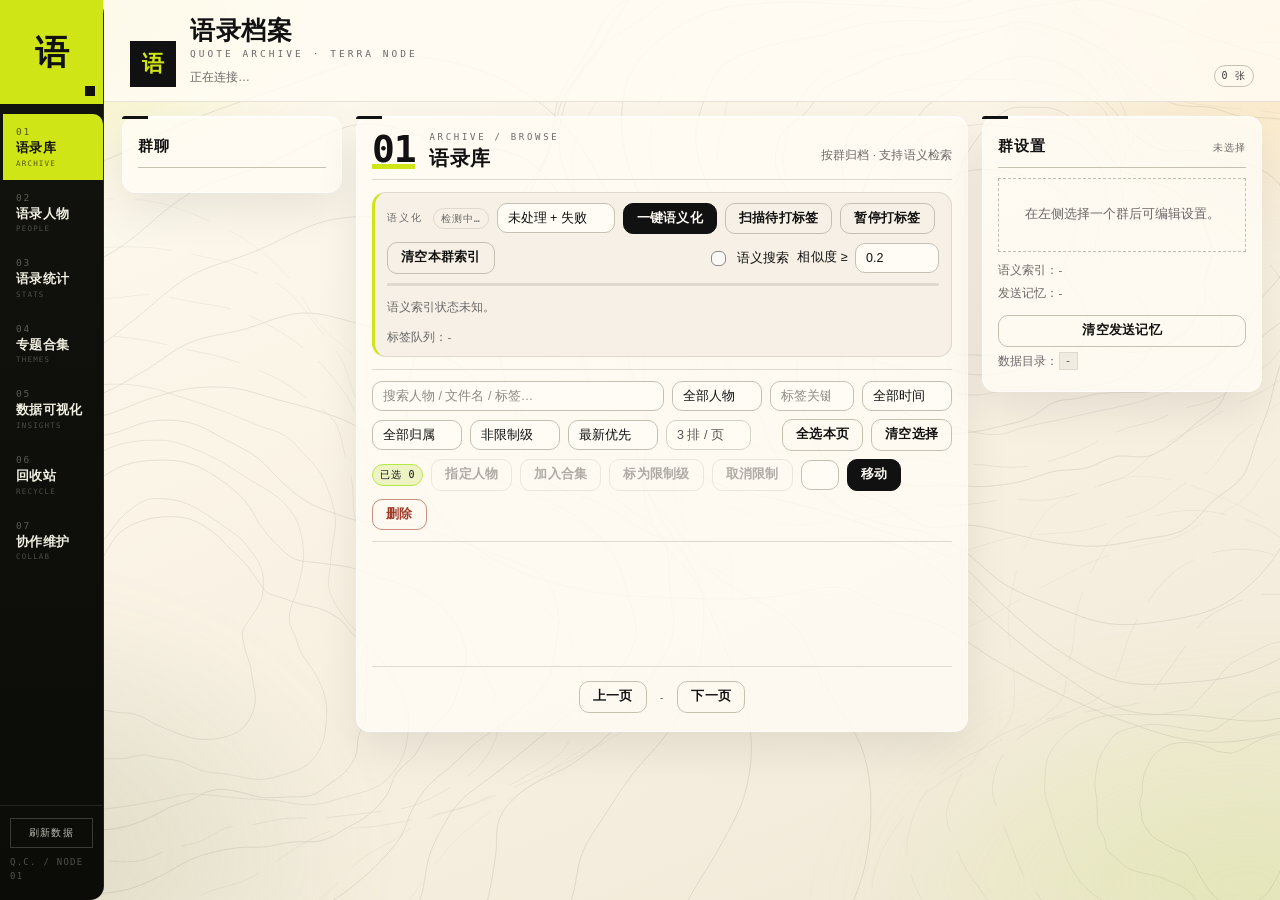
<file: pages/manage/index.html>
<!doctype html>
<html lang="zh-CN">
<head>
  <meta charset="UTF-8" />
  <meta name="viewport" content="width=device-width, initial-scale=1.0" />
  <title>语录档案 · 管理</title>
  <link rel="stylesheet" href="./style.css" />
</head>
<body>
  <aside class="rail" aria-label="模块导航">
    <div class="rail-logo" title="quote_collocter">语</div>
    <nav class="rail-nav">
      <button id="rail-archive" class="rail-item active" data-module="archive" type="button">
        <span class="num">01</span><span class="cn">语录库</span><span class="en">Archive</span>
      </button>
      <button id="btn-people" class="rail-item" data-module="people" type="button">
        <span class="num">02</span><span class="cn">语录人物</span><span class="en">People</span>
      </button>
      <button id="btn-stats" class="rail-item" data-module="stats" type="button">
        <span class="num">03</span><span class="cn">语录统计</span><span class="en">Stats</span>
      </button>
      <button id="btn-collections" class="rail-item" data-module="collections" type="button">
        <span class="num">04</span><span class="cn">专题合集</span><span class="en">Themes</span>
      </button>
      <button id="btn-insights" class="rail-item" data-module="insights" type="button">
        <span class="num">05</span><span class="cn">数据可视化</span><span class="en">Insights</span>
      </button>
      <button id="btn-trash" class="rail-item" data-module="trash" type="button">
        <span class="num">06</span><span class="cn">回收站</span><span class="en">Recycle</span>
      </button>
      <button id="btn-collab" class="rail-item" data-module="collab" type="button">
        <span class="num">07</span><span class="cn">协作维护</span><span class="en">Collab</span>
      </button>
    </nav>
    <div class="rail-foot">
      <button id="btn-refresh" class="rail-btn" type="button">刷新数据</button>
      <span class="rail-meta">Q.C. / Node 01</span>
    </div>
  </aside>

  <div class="shell">
    <header class="topbar">
      <div class="brand">
        <span class="logo">语</span>
        <div>
          <h1>语录档案</h1>
          <span class="en-line">Quote Archive · Terra Node</span>
          <p id="subtitle" class="muted">正在连接…</p>
        </div>
      </div>
      <div class="top-actions">
        <span id="badge-thumb" class="badge hidden">缩略图：可用</span>
        <span id="badge-total" class="badge">0 张</span>
      </div>
    </header>

    <main class="layout">
      <aside class="panel groups-panel">
        <div class="panel-head">
          <h2>群聊</h2>
          <span id="group-count" class="muted"></span>
        </div>
        <ul id="group-list" class="group-list"></ul>
        <p id="group-empty" class="empty hidden">还没有任何群投稿过语录。</p>
      </aside>

      <section class="panel main-panel">
        <div class="module-head">
          <span class="sheet-num">01</span>
          <div>
            <span class="sheet-en">Archive / Browse</span>
            <h2>语录库</h2>
          </div>
          <span class="spacer"></span>
          <span class="hint" id="module-meta">按群归档 · 支持语义检索</span>
        </div>

        <div class="semantic-bar">
          <div class="semantic-row">
            <span class="semantic-title">语义化</span>
            <span id="semantic-provider" class="badge muted">检测中…</span>
            <select id="semantic-scope" class="input select">
              <option value="pending" selected>未处理 + 失败</option>
              <option value="failed">仅重试失败</option>
              <option value="all">全部重做</option>
            </select>
            <button id="btn-semantic-run" class="btn" type="button">一键语义化</button>
            <button id="btn-semantic-cancel" class="btn ghost hidden" type="button">取消任务</button>
            <button id="btn-tag-scan" class="btn ghost" type="button" title="把还没打标签的语录加入后台打标签队列">扫描待打标签</button>
            <button id="btn-tag-pause" class="btn ghost" type="button" title="暂停 / 恢复后台打标签任务">暂停打标签</button>
            <button id="btn-semantic-reset" class="btn ghost" type="button">清空本群索引</button>
            <span class="spacer"></span>
            <label class="switch" title="开启后搜索框走向量检索">
              <input id="semantic-mode" type="checkbox" />
              <span>语义搜索</span>
            </label>
            <label class="field inline" id="min-score-wrap">
              <span>相似度 ≥</span>
              <input id="min-score" class="input tiny" type="number" min="-1" max="1" step="0.05" value="0.2" />
            </label>
          </div>
          <div class="progress-track">
            <div id="semantic-bar" class="progress-fill"></div>
          </div>
          <p id="semantic-status" class="muted">语义索引状态未知。</p>
          <p id="tag-queue-line" class="muted hint">标签队列：-</p>
        </div>

        <div class="toolbar">
          <input id="search" class="input" type="search" placeholder="搜索人物 / 文件名 / 标签…" />
          <select id="filter-person" class="input select"><option value="">全部人物</option></select>
          <input id="filter-tag" class="input tiny" type="search" placeholder="标签关键词" />
          <select id="filter-range" class="input select">
            <option value="0">全部时间</option>
            <option value="7">近 7 天</option>
            <option value="30">近 30 天</option>
            <option value="90">近 90 天</option>
          </select>
          <select id="subject-filter" class="input select">
            <option value="">全部归属</option>
            <option value="1">仅已归属</option>
            <option value="0">仅未归属</option>
          </select>
          <select id="restricted-filter" class="input select" title="限制级筛选">
            <option value="0" selected>非限制级</option>
            <option value="1">仅限制级</option>
            <option value="all">全部语录</option>
          </select>
          <select id="sort" class="input select">
            <option value="new">最新优先</option>
            <option value="old">最早优先</option>
            <option value="big">文件最大</option>
            <option value="small">文件最小</option>
          </select>
          <select id="page-size" class="input select" disabled title="每页固定 3 排，每排最多 5 个">
            <option value="15" selected>3 排 / 页</option>
          </select>
          <span class="spacer"></span>
          <button id="btn-select-all" class="btn ghost" type="button">全选本页</button>
          <button id="btn-clear" class="btn ghost" type="button">清空选择</button>
          <span id="selection-count" class="badge warn">已选 0</span>
          <button id="btn-assign" class="btn ghost" type="button" disabled>指定人物</button>
          <button id="btn-add-to-collection" class="btn ghost" type="button" disabled>加入合集</button>
          <button id="btn-mark-restricted" class="btn ghost" type="button" disabled>标为限制级</button>
          <button id="btn-unmark-restricted" class="btn ghost" type="button" disabled>取消限制</button>
          <select id="move-target" class="input select"></select>
          <button id="btn-move" class="btn" type="button">移动</button>
          <button id="btn-delete" class="btn danger" type="button">删除</button>
        </div>

        <div id="grid" class="grid"></div>
        <p id="grid-empty" class="empty hidden">这里还没有语录。</p>

        <div class="pager">
          <button id="btn-prev" class="btn ghost" type="button">上一页</button>
          <span id="page-label" class="muted">-</span>
          <button id="btn-next" class="btn ghost" type="button">下一页</button>
        </div>
      </section>

      <aside class="panel settings-panel">
        <div class="panel-head">
          <h2>群设置</h2>
          <span id="settings-group" class="muted">未选择</span>
        </div>
        <div id="settings-form" class="settings-form hidden">
          <fieldset>
            <legend>投稿权限</legend>
            <label class="radio"><input type="radio" name="mode" value="0" /> 0 · 关闭投稿系统</label>
            <label class="radio"><input type="radio" name="mode" value="1" /> 1 · 仅 bot 管理员可投稿</label>
            <label class="radio"><input type="radio" name="mode" value="2" /> 2 · 全体成员均可投稿</label>
          </fieldset>
          <label class="field">
            <span>戳一戳冷却（秒）</span>
            <input id="set-coldown" class="input" type="number" min="0" max="86400" step="1" />
          </label>
          <label class="field">
            <span>戳一戳发图概率（0–1）</span>
            <input id="set-prob" class="input" type="number" min="0" max="1" step="0.05" />
          </label>
          <label class="switch" title="开启后，机器人会记住自己刚发过的语录，并在接下来的对话里带上它们">
            <input id="set-remember" type="checkbox" />
            <span>让 AI 记住发过的语录</span>
          </label>
          <label class="switch" title="开启后，AI 可以调用 recall_quotes 按语义检索本群语录，并在回复里用 &&image_文件名.jpg&& 发送图片">
            <input id="set-recall" type="checkbox" />
            <span>允许 AI 语义召回语录并发送</span>
          </label>
          <label class="switch" title="开启后，若本轮 AI 已检索到候选却没在回复里写图片标记，会自动补发相似度最高的一张（默认关闭）">
            <input id="set-auto-recall" type="checkbox" />
            <span>AI 没写标记时自动补发 top1</span>
          </label>
          <label class="switch" title="开启后，投稿/语义化完成后会自动把新语录加入打标签队列（视觉模型打标签）">
            <input id="set-auto-tag" type="checkbox" />
            <span>自动为新语录打标签</span>
          </label>
          <label class="field" title="删除的语录会先放进回收站，超过天数后才真正清理">
            <span>回收站保留天数</span>
            <input id="set-trash-days" class="input tiny" type="number" min="1" max="365" step="1" />
          </label>
          <label class="switch" title="开启后，机器人会从群消息里学习群友俗名/外号，生成「待确认」候选；在语录人物页确认后才会生效">
            <input id="set-alias-learn" type="checkbox" />
            <span>自动学习群友俗名（需确认）</span>
          </label>
          <label class="field" title="累计多少条群消息后尝试学习一次（20-500）">
            <span>俗名学习间隔（条）</span>
            <input id="set-alias-every" class="input tiny" type="number" min="20" max="500" step="10" />
          </label>
          <label class="switch" title="开启后，每 24 小时自动为尚未语义化的新语录补齐描述与向量；周期可在下方调整">
            <input id="set-auto-semantic" type="checkbox" />
            <span>自动语义化（默认每 24 小时）</span>
          </label>
          <label class="field" title="自动语义化的周期，单位小时（1-168）">
            <span>自动语义化周期（小时）</span>
            <input id="set-auto-semantic-hours" class="input tiny" type="number" min="1" max="168" step="1" />
          </label>
          <label class="switch" title="开启后，语义化完成时自动按描述/标签判断是否低俗；低俗的语录会被标为限制级（默认开启）">
            <input id="set-auto-rating" type="checkbox" />
            <span>自动识别限制级</span>
          </label>
          <label class="switch" title="开启后，本群的随机语录、/限制级 与 AI 召回会包含限制级内容；默认关闭（仅本群生效，也可在群里发送「/限制级 开 / 关」）">
            <input id="set-allow-restricted" type="checkbox" />
            <span>在群内发送限制级</span>
          </label>
          <button id="btn-scan-rating" class="btn ghost" type="button" title="按描述/标签关键词批量识别现有语录的限制级标记">识别全部语录限制级</button>
          <button id="btn-rebind-quotes" class="btn ghost" type="button" title="按「俗名 → QQ 当前昵称」重新核对所有语录的归属，并刷新语义索引里的 speaker">重填全部语录归属</button>
          <button id="btn-save-settings" class="btn" type="button">保存设置</button>
          <hr />
          <p class="muted hint">删除整个群的语录目录（不可恢复）：</p>
          <button id="btn-delete-group" class="btn danger" type="button">清空本群语录</button>
        </div>
        <p id="settings-empty" class="empty">在左侧选择一个群后可编辑设置。</p>
        <p class="muted hint" id="semantic-group-line">语义索引：-</p>
        <p class="muted hint" id="sent-line">发送记忆：-</p>
        <button id="btn-sent-clear" class="btn ghost" type="button">清空发送记忆</button>
        <p class="muted hint" id="data-root-line">数据目录：<code id="data-root">-</code></p>
      </aside>
    </main>
  </div>

  <!-- ========================= 模块：语录人物 ========================= -->
  <div id="people-modal" class="people-modal hidden" role="dialog" aria-modal="true" aria-label="语录人物">
    <div class="people-card">
      <div class="sheet-head">
        <div class="sheet-title">
          <span class="sheet-num">02</span>
          <div>
            <span class="sheet-en">People Archive</span>
            <h2>语录人物</h2>
          </div>
        </div>
        <div class="sheet-actions">
          <span id="people-count" class="badge muted">-</span>
          <input id="people-search" class="input" type="search" placeholder="搜索昵称 / QQ / 曾用名…" />
          <button id="btn-people-sync" class="btn" type="button" title="从投稿记录补昵称历史，并为没有头像的 QQ 拉取头像">同步身份</button>
          <button id="btn-people-backfill" class="btn ghost" type="button" title="按已有语义化结果里的说话人昵称，自动回填未归属的语录">按语义回填归属</button>
          <button id="btn-people-review" class="btn ghost" type="button" title="把未自动匹配的截图昵称批量指定给某个人物（并记住这个昵称）">待确认归属</button>
          <button id="btn-people-tidy" class="btn ghost" type="button" title="把已绑定的截图昵称迁到别名表，并清理被视觉模型读错的形近昵称">整理旧别名</button>
          <button id="btn-people-speaker" class="btn ghost" type="button" title="把已归属人物的最新昵称反向写回语义索引的 speaker（下次 AI 语义召回更准）">回填语义speaker</button>
          <button id="btn-people-match" class="btn ghost" type="button" title="上传一张头像，按 dHash 指纹找出相似的 QQ 号">以图找人</button>
          <button id="btn-people-star" class="btn ghost" type="button" title="把俗名、群昵称与投稿人关系画成星图">人物星图</button>
          <input id="people-file" type="file" accept="image/*" class="hidden" />
          <button id="people-close" class="btn ghost" type="button">关闭</button>
        </div>
      </div>
      <p id="people-status" class="people-status">按人物归纳语录：每条语录会归到截图里被拍的那个人（自动识别说话人并匹配群成员，支持手动指定）。换昵称/换头像后仍能认出同一个人。</p>
      <div class="auto-sync-bar">
        <label class="auto-sync-item">
          <input type="checkbox" id="identity-auto-sync" checked />
          自动同步群成员身份
        </label>
        <label class="auto-sync-item">
          每
          <input id="identity-sync-interval" class="input sync-interval" type="number" min="1" max="168" step="1" value="24" />
          小时
        </label>
        <span id="identity-sync-hint" class="muted"></span>
      </div>
      <div class="alias-candidates">
        <div class="alias-head">
          <strong>待确认俗名</strong>
          <span id="alias-count" class="badge muted">0</span>
          <span class="muted hint">从群聊里学到的称呼；确认后才会用于识别、归属与 AI 记忆</span>
          <span class="spacer"></span>
          <button id="btn-alias-refresh" class="btn ghost" type="button">刷新</button>
          <button id="btn-alias-learn" class="btn ghost" type="button" title="立即对当前群跑一次俗名学习（需要已配置对话模型）">立即学习</button>
        </div>
        <div id="alias-list" class="alias-list"></div>
        <p id="alias-empty" class="empty hidden">暂无待确认俗名。</p>
      </div>
      <div class="people-body">
        <div class="people-main">
          <div id="people-grid" class="people-grid"></div>
          <p id="people-empty" class="empty hidden">还没有人物档案，点击「同步身份」从投稿记录生成。</p>
          <div class="pager">
            <button id="people-prev" class="btn ghost" type="button">上一页</button>
            <span id="people-page-label" class="muted">-</span>
            <button id="people-next" class="btn ghost" type="button">下一页</button>
          </div>
        </div>
        <aside class="people-side">
          <div id="people-detail" class="people-detail">
            <p class="muted hint">点左侧人物卡片查看档案：昵称历史、头像墙、投稿数；选中多个卡片可合并成同一个人。</p>
          </div>
          <div class="people-toolbar">
            <button id="btn-people-merge" class="btn" type="button" disabled>合并所选</button>
            <button id="btn-people-split" class="btn ghost" type="button" disabled>拆分该身份</button>
            <button id="btn-people-clear-sel" class="btn ghost" type="button">清空所选</button>
          </div>
          <p id="people-selected-line" class="muted hint">已选 0 个 QQ。</p>
        </aside>
      </div>
    </div>
  </div>

  <!-- ========================= 模块：人物关系星图 ========================= -->
  <div id="star-modal" class="people-modal hidden" role="dialog" aria-modal="true" aria-label="人物关系星图">
    <div class="people-card star-card">
      <div class="sheet-head">
        <div class="sheet-title">
          <span class="sheet-num">02</span>
          <div>
            <span class="sheet-en">People Star Map</span>
            <h2>人物关系星图</h2>
          </div>
        </div>
        <div class="sheet-actions">
          <select id="star-person" class="select" title="选择人物"></select>
          <span id="star-short" class="badge muted">-</span>
          <button id="btn-star-reload" class="btn ghost" type="button">刷新</button>
          <button id="btn-star-reset" class="btn ghost" type="button" title="重置缩放与平移">复位视图</button>
          <button id="star-close" class="btn ghost" type="button">关闭</button>
        </div>
      </div>
      <p id="star-status" class="people-status">中心是最常用称呼，周围每个点是一条俗名或群昵称；线宽表示置信度或出现次数。拖拽平移，滚轮缩放，悬停看详情。右侧列出全部俗名与曾用名。</p>
      <div class="star-body">
        <div class="star-stage">
          <canvas id="star-canvas" width="960" height="620"></canvas>
          <p id="star-empty" class="empty hidden">这个人物还没有俗名或昵称变体。</p>
          <div id="star-tooltip" class="star-tooltip hidden"></div>
        </div>
        <aside class="star-side">
          <div class="star-legend">
            <p class="star-legend-title">图例</p>
            <p><span class="star-dot manual"></span>手动别名</p>
            <p><span class="star-dot learned"></span>学习别名</p>
            <p><span class="star-dot merge"></span>整理归并</p>
            <p><span class="star-dot nickname"></span>群昵称</p>
          </div>
          <div id="star-detail" class="star-detail">
            <p class="muted hint">选择人物后这里会列出全部俗名与曾用名。</p>
          </div>
        </aside>
      </div>
    </div>
  </div>

  <!-- ========================= 模块：语录统计 ========================= -->
  <div id="stats-modal" class="people-modal hidden" role="dialog" aria-modal="true" aria-label="语录统计">
    <div class="people-card stats-card">
      <div class="sheet-head">
        <div class="sheet-title">
          <span class="sheet-num">03</span>
          <div>
            <span class="sheet-en">Statistics</span>
            <h2>语录统计</h2>
          </div>
        </div>
        <div class="sheet-actions">
          <span id="stats-count" class="badge muted">-</span>
          <select id="stats-scope" class="input select">
            <option value="">全部群</option>
          </select>
          <select id="stats-top" class="input select">
            <option value="10">前 10 名</option>
            <option value="20" selected>前 20 名</option>
            <option value="50">前 50 名</option>
          </select>
          <button id="btn-stats-refresh" class="btn ghost" type="button">刷新</button>
          <button id="stats-close" class="btn ghost" type="button">关闭</button>
        </div>
      </div>
      <p id="stats-status" class="people-status">统计语录总量、归属情况与语录数量排名。</p>
      <div class="stats-body">
        <div id="stats-cards" class="stats-cards"></div>
        <div class="stats-columns">
          <section class="stats-block">
            <h3>语录数量排行 <span class="muted">按人物归属</span></h3>
            <div id="stats-ranking" class="rank-list"></div>
          </section>
          <section class="stats-block">
            <h3>投稿数量排行</h3>
            <div id="stats-contributors" class="rank-list"></div>
          </section>
        </div>
        <section class="stats-block">
          <h3>语录表情回应 <span id="stats-reactions-total" class="muted"></span></h3>
          <div class="stats-columns">
            <section class="stats-block">
              <h4 class="muted">情绪分布</h4>
              <div id="stats-emotions" class="rank-list"></div>
            </section>
            <section class="stats-block">
              <h4 class="muted">获赞最多的语录</h4>
              <div id="stats-hot-quotes" class="rank-list"></div>
            </section>
          </div>
          <div class="stats-columns">
            <section class="stats-block">
              <h4 class="muted">获赞最多的人物</h4>
              <div id="stats-reaction-people" class="rank-list"></div>
            </section>
            <section class="stats-block">
              <h4 class="muted">评论最多的人物</h4>
              <div id="stats-commenters" class="rank-list"></div>
            </section>
          </div>
          <div class="stats-columns">
            <section class="stats-block">
              <h4 class="muted">评论最多的语录</h4>
              <div id="stats-comment-quotes" class="rank-list"></div>
            </section>
            <section class="stats-block">
              <h4 class="muted">回应 / 评论趋势（近 30 天）</h4>
              <div id="stats-reaction-trend" class="rank-list"></div>
            </section>
          </div>
        </section>
        <section class="stats-block">
          <h3>最近 30 天新增 <span id="stats-trend-total" class="muted"></span></h3>
          <div id="stats-trend" class="trend-bars"></div>
        </section>
        <section class="stats-block">
          <h3>各群概览 <span class="muted">表格</span></h3>
          <div id="stats-groups" class="stats-groups"></div>
        </section>
        <section class="stats-block">
          <h3>每周语录周报 <span id="weekly-status" class="muted"></span></h3>
          <div class="weekly-settings">
            <label class="switch">
              <input id="weekly-enabled" type="checkbox" />
              <span>每周自动推送</span>
            </label>
            <label class="field inline">
              <span>星期</span>
              <select id="weekly-weekday" class="input select">
                <option value="1">周一</option>
                <option value="2">周二</option>
                <option value="3">周三</option>
                <option value="4">周四</option>
                <option value="5">周五</option>
                <option value="6">周六</option>
                <option value="7">周日</option>
              </select>
            </label>
            <label class="field inline">
              <span>时间（0–23 点）</span>
              <input id="weekly-hour" class="input" type="number" min="0" max="23" step="1" value="9" />
            </label>
            <div id="weekly-groups" class="weekly-groups"></div>
            <div class="modal-actions">
              <button id="btn-weekly-save" class="btn" type="button">保存周报设置</button>
              <button id="btn-weekly-test" class="btn ghost" type="button">立即推送一次</button>
            </div>
            <pre id="weekly-preview" class="weekly-preview"></pre>
          </div>
        </section>
      </div>
    </div>
  </div>

  <!-- ========================= 模块：专题合集 ========================= -->
  <div id="collections-modal" class="people-modal hidden" role="dialog" aria-modal="true" aria-label="专题合集">
    <div class="people-card collections-card">
      <div class="sheet-head">
        <div class="sheet-title">
          <span class="sheet-num">04</span>
          <div>
            <span class="sheet-en">Collections</span>
            <h2>专题合集</h2>
          </div>
        </div>
        <div class="sheet-actions">
          <span id="collections-count" class="badge muted">-</span>
          <button id="btn-collections-new" class="btn" type="button">新建合集</button>
          <button id="btn-collections-refresh" class="btn ghost" type="button">刷新</button>
          <button id="collections-close" class="btn ghost" type="button">关闭</button>
        </div>
      </div>
      <p id="collections-status" class="people-status">把同类语录整理成主题合集，群里用「/合集 名称」随机看图。</p>
      <div class="collections-layout">
        <ul id="collections-list" class="collections-list"></ul>
        <div id="collection-detail" class="collection-detail hidden">
          <input id="collection-name" class="input" type="text" maxlength="30" placeholder="合集名称" />
          <input id="collection-desc" class="input" type="text" maxlength="200" placeholder="一句话说明（可选）" />
          <div class="modal-actions">
            <button id="btn-collection-save" class="btn" type="button">保存</button>
            <button id="btn-collection-add-selected" class="btn ghost" type="button">把已选语录加入</button>
            <button id="btn-collection-delete" class="btn danger" type="button">删除合集</button>
          </div>
          <div id="collection-items" class="collection-items"></div>
        </div>
      </div>
    </div>
  </div>

  <!-- ========================= 模块：数据可视化 ========================= -->
  <div id="insights-modal" class="people-modal hidden" role="dialog" aria-modal="true" aria-label="数据可视化">
    <div class="people-card insights-card">
      <div class="sheet-head">
        <div class="sheet-title">
          <span class="sheet-num">05</span>
          <div>
            <span class="sheet-en">Insights / Visual</span>
            <h2>数据可视化</h2>
          </div>
        </div>
        <div class="sheet-actions">
          <span id="insights-count" class="badge muted">-</span>
          <button id="btn-insights-refresh" class="btn ghost" type="button">刷新</button>
          <button id="insights-close" class="btn ghost" type="button">关闭</button>
        </div>
      </div>
      <div class="insights-body">
        <section class="insights-section">
          <h3>时段热力图</h3>
          <p class="muted hint" id="heatmap-hint">横轴为星期（周一 → 周日），纵轴为 0–23 点，颜色越深语录越多。</p>
          <div class="heatmap-wrap">
            <div>
              <div id="heatmap-grid" class="heatmap-grid"></div>
              <div class="heatmap-legend"><span>少</span><i class="heat-l1"></i><i class="heat-l2"></i><i class="heat-l3"></i><i class="heat-l4"></i><span>多</span></div>
            </div>
            <aside id="heatmap-side" class="heatmap-side"></aside>
          </div>
        </section>
        <section class="insights-section">
          <h3>发帖日历</h3>
          <p class="muted hint">最近 26 周，每格一天，颜色越深当天新增语录越多。</p>
          <div id="calendar-grid" class="calendar-grid"></div>
        </section>
        <section class="insights-section">
          <h3>人物时间线</h3>
          <div class="insights-toolbar">
            <select id="timeline-person" class="input select"><option value="">选择人物…</option></select>
            <button id="btn-timeline-load" class="btn ghost" type="button">查看</button>
            <span id="timeline-hint" class="muted hint"></span>
          </div>
          <div id="timeline-body" class="timeline-body"></div>
        </section>
        <section class="insights-section">
          <h3>年度报告</h3>
          <div class="insights-toolbar">
            <select id="annual-person" class="input select"><option value="">选择人物…</option></select>
            <select id="annual-year" class="input select"></select>
            <button id="btn-annual-load" class="btn" type="button">生成年度报告</button>
            <span id="annual-hint" class="muted hint"></span>
          </div>
          <div id="annual-preview" class="annual-preview"></div>
        </section>
      </div>
    </div>
  </div>

  <!-- ========================= 模块：回收站 ========================= -->
  <div id="trash-modal" class="people-modal hidden" role="dialog" aria-modal="true" aria-label="回收站">
    <div class="people-card trash-card">
      <div class="sheet-head">
        <div class="sheet-title">
          <span class="sheet-num">06</span>
          <div>
            <span class="sheet-en">Recycle Bin</span>
            <h2>回收站</h2>
          </div>
        </div>
        <div class="sheet-actions">
          <span id="trash-count" class="badge muted">-</span>
          <span id="trash-hint" class="muted hint"></span>
          <button id="btn-trash-refresh" class="btn ghost" type="button">刷新</button>
          <button id="btn-trash-empty" class="btn danger" type="button">清空回收站</button>
          <button id="trash-close" class="btn ghost" type="button">关闭</button>
        </div>
      </div>
      <p class="muted hint">删除的语录会先进入回收站，可以在这里恢复或彻底删除。</p>
      <div id="trash-body" class="trash-body"></div>
    </div>
  </div>

  <!-- ========================= 模块：协作维护 ========================= -->
  <div id="collab-modal" class="people-modal hidden" role="dialog" aria-modal="true" aria-label="协作维护">
    <div class="people-card collab-card">
      <div class="sheet-head">
        <div class="sheet-title">
          <span class="sheet-num">07</span>
          <div>
            <span class="sheet-en">Collaboration</span>
            <h2>协作维护</h2>
          </div>
        </div>
        <div class="sheet-actions">
          <span id="collab-hint" class="muted hint">邀请群友协助维护归属 / 限制级 / 语义</span>
          <button id="btn-collab-refresh" class="btn ghost" type="button">刷新</button>
          <button id="btn-collab-close" class="btn ghost" type="button">关闭</button>
        </div>
      </div>
      <div class="collab-grid">
        <section class="collab-block">
          <h3>维护成员 <span id="collab-member-count" class="muted hint"></span></h3>
          <div class="collab-form">
            <input id="collab-qq" class="input" type="text" inputmode="numeric" placeholder="QQ 号" />
            <select id="collab-role" class="input select">
              <option value="maintainer">维护员（归属 / 限制级 / 语义 / 标签）</option>
            </select>
            <button id="btn-collab-add" class="btn" type="button">添加 / 更新</button>
          </div>
          <div id="collab-member-body" class="collab-table"></div>
        </section>
        <section class="collab-block">
          <h3>邀请链接 <span class="muted hint">（令牌只在生成时显示一次）</span></h3>
          <div class="collab-form">
            <input id="collab-base" class="input" type="text" placeholder="协作页外网地址，如 https://example.com/quote-collab/" />
            <button id="btn-collab-base" class="btn" type="button">保存入口</button>
          </div>
          <div class="collab-form">
            <input id="collab-token-qq" class="input" type="text" inputmode="numeric" placeholder="QQ 号" />
            <select id="collab-token-role" class="input select">
              <option value="maintainer">维护员</option>
            </select>
            <select id="collab-token-hours" class="input select">
              <option value="168">7 天</option>
              <option value="720">30 天</option>
              <option value="2160">90 天</option>
              <option value="0">长期有效</option>
            </select>
            <button id="btn-collab-invite" class="btn" type="button">生成邀请</button>
          </div>
          <div id="collab-invite-result" class="collab-invite hidden"></div>
          <div id="collab-token-body" class="collab-table"></div>
        </section>
      </div>
      <section class="collab-block collab-audit-wrap">
        <h3>最近操作 <span class="muted hint">（点「撤销」可把该次改动恢复到操作前）</span></h3>
        <div id="collab-audit-body" class="collab-table"></div>
      </section>
    </div>
  </div>

  <!-- ========================= 指定归属 / 确认框 / 灯箱 ========================= -->
  <div id="assign-modal" class="modal hidden" role="dialog" aria-modal="true" aria-labelledby="assign-title">
    <div class="modal-card assign-card">
      <h2 id="assign-title" class="assign-title">指定语录归属人物</h2>
      <p id="assign-target" class="muted hint">选择一个人物，把这些语录归到 TA 名下。</p>
      <input id="assign-search" class="input" type="search" placeholder="搜索昵称 / QQ / 曾用名…" />
      <div id="assign-list" class="assign-list"></div>
      <div class="modal-actions">
        <button id="assign-cancel" class="btn ghost" type="button">取消</button>
      </div>
    </div>
  </div>

  <div id="confirm-modal" class="modal hidden" role="dialog" aria-modal="true" aria-labelledby="confirm-message">
    <div class="modal-card">
      <p id="confirm-message" class="modal-message"></p>
      <div class="modal-actions">
        <button id="confirm-cancel" class="btn ghost" type="button">取消</button>
        <button id="confirm-ok" class="btn danger" type="button">确定</button>
      </div>
    </div>
  </div>

  <div id="lightbox" class="lightbox hidden">
    <button id="lightbox-close" class="lightbox-close" type="button">×</button>
    <img id="lightbox-img" alt="" />
    <p id="lightbox-meta" class="lightbox-meta"></p>
    <div class="lightbox-actions">
      <button id="lightbox-assign" class="btn" type="button">指定归属人物</button>
      <button id="lightbox-clear-subject" class="btn ghost" type="button">清除归属</button>
    </div>
  </div>

  <div id="toast" class="toast hidden"></div>

  <script src="./script.js"></script>
</body>
</html>
</file>
<file: pages/manage/style.css>
/* ==========================================================================
   quote_collocter — 管理页视觉主题
   风格参考《求索泰拉 2.0》：纸感底色 + 墨黑 + 荧光黄绿（lime），
   细线、大写小标签、无圆角、模块化编号导航。
   ========================================================================== */

:root {
  /* 取色直接来自《求索泰拉 2.0》模板 XML（theme1.xml + 幻灯片 srgbClr 统计）：
     lime D0E516 / C9E64C / B5E944 / D0FF3C，纸感 FBF5ED / F9F3EB / F3EDE5，
     墨黑 111111 / 3E3C3D / 4A4848，灰 6A6868 / 827D7C / AFADA9 / DBDBD7 系。
     主字体对应的 PPT 字体为「思源黑体 CN Heavy」。 */
  --paper: #fbf5ed;
  --paper-hi: #fffcf5;
  --paper-lo: #f1eade;
  --panel: #fffdf8;
  --panel-2: #f6f0e6;
  --panel-3: #f0e9dd;
  --ink: #111111;
  --ink-2: #3e3c3d;
  --muted: #6a6868;
  --muted-2: #8c8a86;
  --line: #ded8cd;
  --line-2: #c6c0b3;
  --line-3: #8c8a86;
  --lime: #d0e516;
  --lime-2: #b5e944;
  --lime-3: #c9e64c;
  --lime-soft: #eef3c4;
  --danger: #a03a29;
  --danger-soft: #f6e6e1;
  --warn: #7a5f10;
  --rail: 104px;
  --font-sans: "Source Han Sans SC", "Noto Sans SC", "Microsoft YaHei", "PingFang SC", "Segoe UI", sans-serif;
  --font-mono: "Bahnschrift", "DIN Alternate", "Consolas", "Roboto Mono", monospace;
  --shadow: 0 18px 48px rgba(17, 17, 17, 0.12);
  --shadow-sm: 0 4px 14px rgba(17, 17, 17, 0.08);
  --r-xs: 6px;
  --r-sm: 10px;
  --r-md: 14px;
  --r-lg: 20px;
  --r-pill: 999px;
  --radius: var(--r-sm);
}

:root[data-theme="dark"] {
  --paper: #17180f;
  --paper-hi: #1e1f16;
  --paper-lo: #12130b;
  --panel: #202118;
  --panel-2: #26271d;
  --panel-3: #2c2d22;
  --ink: #f3f0e4;
  --ink-2: #d9d5c6;
  --muted: #a3a08e;
  --muted-2: #7d7a68;
  --line: #38392c;
  --line-2: #4a4b3a;
  --line-3: #6e6f58;
  --lime-soft: #33381c;
  --danger: #e0705c;
  --danger-soft: #34241f;
  --warn: #d8b64a;
  --shadow: 0 18px 48px rgba(0, 0, 0, 0.5);
  --shadow-sm: 0 4px 14px rgba(0, 0, 0, 0.35);
}

* { box-sizing: border-box; }

html, body {
  margin: 0;
  padding: 0;
  min-height: 100%;
}

body {
  color: var(--ink);
  font-family: var(--font-sans);
  font-size: 13px;
  line-height: 1.55;
  background-color: var(--paper);
  background-image: linear-gradient(180deg, var(--paper-hi) 0%, var(--paper) 42%, var(--paper-lo) 100%);
  background-attachment: fixed;
}

:root[data-theme="dark"] body {
  background-image: linear-gradient(180deg, var(--paper-hi) 0%, var(--paper) 46%, var(--paper-lo) 100%);
}

::selection { background: var(--lime); color: var(--ink); }

.hidden { display: none !important; }
.muted { color: var(--muted); font-size: 12px; }
.hint { color: var(--muted); font-size: 11.5px; letter-spacing: 0.01em; }
.spacer { flex: 1 1 auto; }
.tiny { width: 84px; }
.small { font-size: 11.5px; }
.soft { opacity: 0.75; }
.err { color: var(--danger); }
.ok { color: var(--ink); }
a { color: var(--ink); }

code {
  font-family: var(--font-mono);
  font-size: 11.5px;
  background: rgba(22, 24, 15, 0.06);
  padding: 1px 5px;
  border: 1px solid var(--line);
}

/* ---------- 左侧模块导航 ---------- */
.rail {
  position: fixed;
  left: 0;
  top: 0;
  bottom: 0;
  width: var(--rail);
  background: #101208;
  color: #efeddf;
  display: flex;
  flex-direction: column;
  z-index: 70;
  border-right: 1px solid #000;
}

.rail-logo {
  height: var(--rail);
  display: grid;
  place-items: center;
  background: var(--lime);
  color: #101208;
  font-size: 34px;
  font-weight: 900;
  letter-spacing: -0.04em;
  position: relative;
}
.rail-logo::after {
  content: "";
  position: absolute;
  right: 8px;
  bottom: 8px;
  width: 10px;
  height: 10px;
  background: #101208;
}

.rail-nav {
  display: flex;
  flex-direction: column;
  padding: 10px 0 0;
  overflow-y: auto;
  flex: 1 1 auto;
}

.rail-item {
  appearance: none;
  border: 0;
  border-left: 3px solid transparent;
  background: transparent;
  color: #b9b7a4;
  text-align: left;
  padding: 12px 10px 12px 13px;
  cursor: pointer;
  display: flex;
  flex-direction: column;
  gap: 3px;
  transition: background 0.14s, color 0.14s, border-color 0.14s;
}
.rail-item .num {
  font-family: var(--font-mono);
  font-size: 9.5px;
  letter-spacing: 0.2em;
  color: #646253;
}
.rail-item .cn {
  font-size: 13px;
  font-weight: 700;
  letter-spacing: 0.02em;
  color: #f0eee0;
  line-height: 1.2;
}
.rail-item .en {
  font-family: var(--font-mono);
  font-size: 7.5px;
  letter-spacing: 0.16em;
  color: #555344;
  text-transform: uppercase;
}
.rail-item:hover { background: #1b1e12; border-left-color: #3a3d2a; }
.rail-item:hover .num, .rail-item:hover .en { color: var(--lime); }
.rail-item:focus-visible { outline: 1px solid var(--lime); outline-offset: -1px; }

.rail-item.active,
body:has(#people-modal:not(.hidden)) .rail-item[data-module="people"],
body:has(#stats-modal:not(.hidden)) .rail-item[data-module="stats"],
body:has(#collections-modal:not(.hidden)) .rail-item[data-module="collections"],
body:has(#trash-modal:not(.hidden)) .rail-item[data-module="trash"],
body:has(#insights-modal:not(.hidden)) .rail-item[data-module="insights"],
body:has(#people-modal:not(.hidden)) .rail-item[data-module="archive"],
body:has(#stats-modal:not(.hidden)) .rail-item[data-module="archive"],
body:has(#collections-modal:not(.hidden)) .rail-item[data-module="archive"],
body:has(#trash-modal:not(.hidden)) .rail-item[data-module="archive"],
body:has(#insights-modal:not(.hidden)) .rail-item[data-module="archive"] {
  background: #1b1e12;
  border-left-color: var(--lime);
}
.rail-item.active .num, .rail-item.active .en,
body:has(.people-modal:not(.hidden)) .rail-item .num,
body:has(.people-modal:not(.hidden)) .rail-item .en { color: var(--lime); }

.rail-foot {
  padding: 12px 10px 16px;
  border-top: 1px solid #23261a;
  display: flex;
  flex-direction: column;
  gap: 8px;
}
.rail-foot .rail-meta {
  font-family: var(--font-mono);
  font-size: 9px;
  letter-spacing: 0.14em;
  color: #555344;
  text-transform: uppercase;
}
.rail-btn {
  appearance: none;
  border: 1px solid #2b2f1e;
  background: transparent;
  color: #d9d7c7;
  font-family: var(--font-mono);
  font-size: 10px;
  letter-spacing: 0.12em;
  padding: 7px 8px;
  cursor: pointer;
  text-transform: uppercase;
  transition: background 0.14s, color 0.14s, border-color 0.14s;
}
.rail-btn:hover { background: var(--lime); color: #101208; border-color: var(--lime); }

/* ---------- 主外壳 ---------- */
.shell { margin-left: var(--rail); min-height: 100vh; display: flex; flex-direction: column; }

.topbar {
  position: sticky;
  top: 0;
  z-index: 30;
  display: flex;
  align-items: flex-end;
  gap: 20px;
  padding: 18px 26px 14px;
  border-bottom: 1px solid var(--line-2);
  background: linear-gradient(180deg, var(--paper-hi) 0%, rgba(246, 244, 236, 0.86) 78%, rgba(246, 244, 236, 0.62) 100%);
  backdrop-filter: blur(3px);
}
:root[data-theme="dark"] .topbar {
  background: linear-gradient(180deg, var(--paper-hi) 0%, rgba(26, 29, 19, 0.9) 100%);
}

.brand { display: flex; align-items: flex-end; gap: 14px; min-width: 0; }
.logo {
  width: 46px;
  height: 46px;
  display: grid;
  place-items: center;
  background: var(--ink);
  color: var(--lime);
  font-size: 22px;
  font-weight: 900;
  flex: 0 0 auto;
}
.brand h1 {
  margin: 0;
  font-size: 25px;
  line-height: 1;
  font-weight: 800;
  letter-spacing: 0.02em;
  white-space: nowrap;
}
.brand p { margin: 5px 0 0; }
.brand .en-line {
  margin-top: 5px;
  font-family: var(--font-mono);
  font-size: 9.5px;
  letter-spacing: 0.32em;
  color: var(--muted);
  text-transform: uppercase;
}

.top-actions {
  margin-left: auto;
  display: flex;
  align-items: center;
  gap: 8px;
  flex-wrap: wrap;
  justify-content: flex-end;
}

/* ---------- 布局 ---------- */
.layout {
  display: grid;
  grid-template-columns: 236px minmax(0, 1fr) 296px;
  gap: 18px;
  padding: 18px 26px 40px;
  align-items: start;
}

@media (max-width: 1400px) {
  .layout { grid-template-columns: 220px minmax(0, 1fr) 280px; gap: 14px; padding: 14px 18px 32px; }
}
@media (max-width: 1160px) {
  .layout { grid-template-columns: 210px minmax(0, 1fr); }
  .settings-panel { grid-column: 1 / -1; }
}
@media (max-width: 860px) {
  .layout { grid-template-columns: minmax(0, 1fr); }
}

.panel {
  background: var(--panel);
  border: 1px solid var(--line);
  padding: 14px 15px;
  position: relative;
}
.panel::before {
  content: "";
  position: absolute;
  left: -1px;
  top: -1px;
  width: 26px;
  height: 3px;
  background: var(--ink);
}

.panel-head {
  display: flex;
  align-items: baseline;
  gap: 8px;
  padding: 4px 0 10px;
  margin-bottom: 10px;
  border-bottom: 1px solid var(--line-2);
}
.panel-head h2 {
  margin: 0;
  font-size: 14.5px;
  font-weight: 800;
  letter-spacing: 0.06em;
}
.panel-head .muted { margin-left: auto; font-family: var(--font-mono); font-size: 10px; letter-spacing: 0.1em; }

/* ---------- 按钮 ---------- */
.btn {
  appearance: none;
  border: 1px solid var(--ink);
  background: var(--ink);
  color: var(--paper-hi);
  padding: 7px 13px;
  font-family: inherit;
  font-size: 12.5px;
  font-weight: 650;
  letter-spacing: 0.02em;
  border-radius: 0;
  cursor: pointer;
  line-height: 1.25;
  display: inline-flex;
  align-items: center;
  gap: 6px;
  transition: background 0.13s ease, color 0.13s ease, border-color 0.13s ease, transform 0.06s ease;
  white-space: nowrap;
}
.btn:hover { background: var(--lime); border-color: var(--lime); color: var(--ink); }
.btn:active { transform: translateY(1px); }
.btn:focus-visible { outline: 2px solid var(--lime); outline-offset: 2px; }
.btn:disabled { opacity: 0.34; cursor: not-allowed; transform: none; background: transparent; color: var(--ink); }

.btn.ghost {
  background: transparent;
  color: var(--ink);
  border-color: var(--line-2);
}
.btn.ghost:hover { border-color: var(--ink); background: var(--lime); }

.btn.danger {
  background: transparent;
  border-color: rgba(160, 58, 41, 0.55);
  color: var(--danger);
}
.btn.danger:hover { background: var(--danger); border-color: var(--danger); color: #fdf9f2; }

/* ---------- 表单控件 ---------- */
.input {
  appearance: none;
  border: 1px solid var(--line-2);
  background: rgba(255, 255, 255, 0.5);
  color: var(--ink);
  padding: 7px 10px;
  font-family: inherit;
  font-size: 12.5px;
  border-radius: 0;
  min-width: 0;
  transition: border-color 0.13s, box-shadow 0.13s, background 0.13s;
}
:root[data-theme="dark"] .input { background: rgba(0, 0, 0, 0.22); }
.input::placeholder { color: var(--muted-2); }
.input:hover { border-color: var(--line-3); }
.input:focus {
  outline: 0;
  border-color: var(--ink);
  background: var(--paper-hi);
  box-shadow: inset 0 -2px 0 var(--lime);
}

.select {
  appearance: none;
  padding-right: 26px;
  background-image:
    linear-gradient(45deg, transparent 50%, var(--ink) 50%),
    linear-gradient(135deg, var(--ink) 50%, transparent 50%);
  background-position: calc(100% - 14px) calc(50% - 1px), calc(100% - 9px) calc(50% - 1px);
  background-size: 5px 5px, 5px 5px;
  background-repeat: no-repeat;
  cursor: pointer;
}

input[type="checkbox"] {
  appearance: none;
  width: 15px;
  height: 15px;
  border: 1px solid var(--line-3);
  background: rgba(255, 255, 255, 0.6);
  cursor: pointer;
  position: relative;
  flex: 0 0 auto;
  transition: background 0.12s, border-color 0.12s;
}
input[type="checkbox"]:hover { border-color: var(--ink); }
input[type="checkbox"]:checked { background: var(--ink); border-color: var(--ink); }
input[type="checkbox"]:checked::after {
  content: "";
  position: absolute;
  left: 4px;
  top: 1px;
  width: 4px;
  height: 8px;
  border: solid var(--lime);
  border-width: 0 2px 2px 0;
  transform: rotate(42deg);
}
input[type="checkbox"]:focus-visible { outline: 2px solid var(--lime); outline-offset: 1px; }

input[type="radio"] {
  appearance: none;
  width: 14px;
  height: 14px;
  border: 1px solid var(--line-3);
  border-radius: 50%;
  background: rgba(255, 255, 255, 0.6);
  cursor: pointer;
  position: relative;
  flex: 0 0 auto;
}
input[type="radio"]:checked { border-color: var(--ink); }
input[type="radio"]:checked::after {
  content: "";
  position: absolute;
  inset: 3px;
  background: var(--ink);
  border-radius: 50%;
}

.switch {
  display: inline-flex;
  align-items: center;
  gap: 8px;
  cursor: pointer;
  font-size: 12.5px;
  padding: 3px 0;
  user-select: none;
}
.switch span { line-height: 1.3; }

.field {
  display: flex;
  flex-direction: column;
  gap: 5px;
  font-size: 12px;
  color: var(--muted);
  margin: 8px 0;
}
.field > span { letter-spacing: 0.02em; }
.field.inline {
  flex-direction: row;
  align-items: center;
  gap: 7px;
  margin: 0;
  color: var(--ink);
  font-size: 12.5px;
}

.radio {
  display: flex;
  align-items: center;
  gap: 8px;
  padding: 4px 0;
  font-size: 12.5px;
  cursor: pointer;
}

fieldset {
  border: 1px solid var(--line);
  margin: 0 0 10px;
  padding: 8px 10px 10px;
}
legend {
  font-family: var(--font-mono);
  font-size: 9.5px;
  letter-spacing: 0.18em;
  color: var(--muted);
  text-transform: uppercase;
  padding: 0 6px;
}

/* ---------- 徽标 ---------- */
.badge {
  display: inline-flex;
  align-items: center;
  gap: 4px;
  font-family: var(--font-mono);
  font-size: 10px;
  letter-spacing: 0.08em;
  border: 1px solid var(--line-2);
  padding: 2px 7px;
  color: var(--ink-2);
  background: transparent;
  white-space: nowrap;
  text-transform: uppercase;
}
.badge.warn { border-color: var(--lime-2); background: var(--lime-soft); color: var(--ink); }
.badge.muted { color: var(--muted); border-color: var(--line); }

/* ---------- 群列表 ---------- */
.group-list { list-style: none; margin: 0; padding: 0; }
.group-item {
  display: flex;
  align-items: center;
  justify-content: space-between;
  gap: 8px;
  padding: 10px 8px;
  border-bottom: 1px dotted var(--line-2);
  cursor: pointer;
  transition: background 0.12s, color 0.12s;
  position: relative;
}
.group-item::before {
  content: "";
  position: absolute;
  left: 0;
  top: 50%;
  width: 0;
  height: 1px;
  background: var(--lime);
  transition: width 0.16s;
}
.group-item:hover { background: rgba(205, 227, 42, 0.18); }
.group-item:hover::before { width: 6px; }
.group-item.active { background: var(--ink); color: var(--paper-hi); }
.group-item.active::before { width: 3px; height: 100%; top: 0; }
.group-item.active .muted, .group-item.active .badge { color: #c9c7b3; border-color: #4a4d3a; }
.group-item .gid {
  font-family: var(--font-mono);
  font-size: 12px;
  letter-spacing: 0.05em;
  font-weight: 600;
  display: block;
}
.group-item .sub {
  display: block;
  margin-top: 1px;
  font-size: 10.5px;
  font-family: var(--font-mono);
  letter-spacing: 0.04em;
}

/* ---------- 语义化状态带 ---------- */
.semantic-bar {
  border: 1px solid var(--line);
  border-left: 3px solid var(--ink);
  padding: 10px 12px;
  background: rgba(255, 255, 255, 0.35);
  margin-bottom: 12px;
}
.semantic-row {
  display: flex;
  align-items: center;
  gap: 8px;
  flex-wrap: wrap;
}
.semantic-title {
  font-family: var(--font-mono);
  font-size: 9.5px;
  letter-spacing: 0.22em;
  text-transform: uppercase;
  color: var(--muted);
  margin-right: 2px;
}
.progress-track {
  height: 3px;
  background: var(--line);
  margin: 9px 0 6px;
  position: relative;
  overflow: hidden;
}
.progress-fill {
  height: 100%;
  width: 0;
  background: var(--lime);
  transition: width 0.3s ease;
}
.semantic-bar .hint { margin: 2px 0 0; }

/* ---------- 工具栏 ---------- */
.toolbar {
  display: flex;
  align-items: center;
  flex-wrap: wrap;
  gap: 8px;
  padding: 11px 0;
  border-top: 1px solid var(--line);
  border-bottom: 1px solid var(--line);
  margin-bottom: 4px;
}
.toolbar .input { flex: 0 1 auto; }
.toolbar #search { flex: 1 1 200px; min-width: 150px; }

/* ---------- 语录网格 ---------- */
.grid {
  display: grid;
  grid-template-columns: repeat(auto-fill, minmax(196px, 1fr));
  gap: 14px;
  padding: 16px 0 8px;
  min-height: 120px;
}
.card {
  margin: 0;
  background: var(--panel);
  border: 1px solid var(--line);
  position: relative;
  transition: transform 0.14s ease, border-color 0.14s ease, box-shadow 0.14s ease;
}
.card:hover {
  border-color: var(--ink);
  transform: translateY(-2px);
  box-shadow: 4px 4px 0 rgba(22, 24, 15, 0.14);
}
:root[data-theme="dark"] .card:hover { box-shadow: 4px 4px 0 rgba(0, 0, 0, 0.5); }
.card.selected { border-color: var(--ink); box-shadow: inset 0 0 0 2px var(--lime); }
.card > input[type="checkbox"] {
  position: absolute;
  top: 8px;
  left: 8px;
  z-index: 2;
  background: rgba(247, 245, 238, 0.92);
}
.thumb {
  display: block;
  width: 100%;
  aspect-ratio: 1 / 1;
  object-fit: cover;
  background: var(--panel-2);
  filter: saturate(0.94) contrast(1.02);
  cursor: zoom-in;
}
.meta { padding: 8px 10px 10px; display: flex; flex-direction: column; gap: 3px; }
.who {
  display: flex;
  align-items: center;
  gap: 6px;
  font-size: 12px;
  font-weight: 650;
  cursor: pointer;
  overflow: hidden;
}
.who span { overflow: hidden; text-overflow: ellipsis; white-space: nowrap; }
.subject-unassigned { color: var(--danger); font-weight: 500; }
.when {
  font-family: var(--font-mono);
  font-size: 10px;
  letter-spacing: 0.04em;
  color: var(--muted);
}
.tagline {
  font-size: 11.5px;
  color: var(--ink-2);
  display: -webkit-box;
  -webkit-line-clamp: 2;
  -webkit-box-orient: vertical;
  overflow: hidden;
}
.byline { font-size: 10.5px; color: var(--muted); }
.semline { font-size: 10px; color: var(--muted); font-family: var(--font-mono); }
.semscore {
  position: absolute;
  top: 8px;
  right: 8px;
  background: var(--lime);
  color: var(--ink);
  font-family: var(--font-mono);
  font-size: 9.5px;
  letter-spacing: 0.04em;
  padding: 2px 5px;
}
.card-avatar, .avatar, .person-avatar, .rank-avatar, .match-avatar, .stats-avatar {
  width: 18px;
  height: 18px;
  border-radius: 50%;
  object-fit: cover;
  background: var(--panel-2);
  border: 1px solid var(--line);
  flex: 0 0 auto;
}
.avatar-fallback, .avatar-missing {
  display: inline-grid;
  place-items: center;
  font-family: var(--font-mono);
  font-size: 8px;
  color: var(--muted);
  background: var(--panel-2);
  border: 1px solid var(--line);
  border-radius: 50%;
  width: 18px;
  height: 18px;
  flex: 0 0 auto;
}

/* ---------- 分页 / 空状态 ---------- */
.pager {
  display: flex;
  align-items: center;
  justify-content: center;
  gap: 12px;
  padding: 14px 0 4px;
  border-top: 1px solid var(--line);
}
.pager .muted { font-family: var(--font-mono); font-size: 10.5px; letter-spacing: 0.06em; }
.empty {
  color: var(--muted);
  text-align: center;
  padding: 26px 10px;
  font-size: 12.5px;
  border: 1px dashed var(--line-2);
  margin: 10px 0;
}

/* ---------- 群设置 ---------- */
.settings-form { display: flex; flex-direction: column; }
.settings-form hr {
  border: 0;
  border-top: 1px solid var(--line);
  margin: 12px 0;
}
.settings-form .btn { width: 100%; justify-content: center; margin: 6px 0 0; }
.settings-panel .btn { width: 100%; margin-top: 6px; justify-content: center; }
.settings-panel .hint { margin: 6px 0; }
.sync-interval { width: 62px; }

/* ==========================================================================
   模块浮层（语录人物 / 统计 / 可视化 / 合集 / 回收站）
   ========================================================================== */
.people-modal {
  position: fixed;
  inset: 0;
  z-index: 55;
  background: rgba(17, 18, 12, 0.44);
  overflow: auto;
  padding: 22px 22px 22px calc(var(--rail) + 18px);
  animation: sheet-in 0.18s ease;
}

.people-modal { backdrop-filter: blur(3px); }
@keyframes sheet-in {
  from { opacity: 0; transform: translateY(6px); }
  to { opacity: 1; transform: none; }
}

.people-card,
.people-card.trash-card,
.people-card.collections-card,
.people-card.insights-card,
.people-card.stats-card {
  background: var(--paper);
  border: 1px solid var(--line);
  border-radius: var(--r-lg);
  box-shadow: var(--shadow);
  max-width: 1520px;
  min-height: 0;
  margin: 0 auto;
  padding: 26px 32px 44px;
  display: block;
}

.sheet-head {
  display: flex;
  align-items: flex-end;
  gap: 16px;
  flex-wrap: wrap;
  padding-bottom: 12px;
  border-bottom: 1px solid var(--line-2);
  margin-bottom: 14px;
}
.sheet-title { display: flex; align-items: flex-end; gap: 16px; min-width: 0; }
.sheet-num {
  font-family: var(--font-mono);
  font-size: 58px;
  line-height: 0.82;
  font-weight: 700;
  letter-spacing: -0.03em;
  color: var(--ink);
  position: relative;
  padding-bottom: 6px;
}
.sheet-num::after {
  content: "";
  position: absolute;
  left: 0;
  bottom: 0;
  width: 100%;
  height: 7px;
  background: var(--lime);
}
.sheet-en {
  display: block;
  font-family: var(--font-mono);
  font-size: 9.5px;
  letter-spacing: 0.3em;
  color: var(--muted);
  text-transform: uppercase;
  margin-bottom: 4px;
}
.sheet-head h2 {
  margin: 0;
  font-size: 26px;
  font-weight: 800;
  letter-spacing: 0.02em;
  line-height: 1.1;
}
.sheet-actions {
  margin-left: auto;
  display: flex;
  align-items: center;
  gap: 8px;
  flex-wrap: wrap;
  justify-content: flex-end;
}
.sheet-sub {
  font-size: 12px;
  color: var(--muted);
  margin: 0 0 14px;
  max-width: 900px;
}
.people-status { font-size: 12px; color: var(--muted); margin: 0 0 12px; max-width: 980px; }

/* 关闭按钮做成带边框的方形 */
#people-close, #stats-close, #insights-close, #trash-close, #collections-close {
  border-color: var(--ink);
  font-family: var(--font-mono);
  letter-spacing: 0.1em;
  font-size: 11px;
  padding: 6px 12px;
}

/* ---------- 人物模块 ---------- */
.auto-sync-bar {
  display: flex;
  align-items: center;
  gap: 18px;
  flex-wrap: wrap;
  border: 1px solid var(--line);
  border-left: 3px solid var(--lime);
  padding: 8px 12px;
  margin-bottom: 14px;
  background: rgba(255, 255, 255, 0.3);
}
.auto-sync-item { display: inline-flex; align-items: center; gap: 7px; font-size: 12px; }

.alias-candidates {
  border: 1px solid var(--line);
  padding: 12px;
  margin-bottom: 16px;
  background: rgba(255, 255, 255, 0.34);
}
.alias-head { display: flex; align-items: center; gap: 10px; flex-wrap: wrap; margin-bottom: 8px; }
.alias-head strong { font-size: 13px; letter-spacing: 0.04em; }
.alias-list { display: flex; flex-direction: column; }
.alias-item {
  display: flex;
  align-items: center;
  gap: 12px;
  padding: 8px 4px;
  border-top: 1px dotted var(--line-2);
  flex-wrap: wrap;
}
.alias-main { display: flex; align-items: baseline; gap: 10px; min-width: 180px; }
.alias-name { font-size: 13px; font-weight: 700; }
.alias-target { font-family: var(--font-mono); font-size: 11px; color: var(--muted); }
.alias-evidence { flex: 1 1 260px; font-size: 11.5px; color: var(--muted); }
.alias-actions { display: flex; gap: 6px; margin-left: auto; }

.people-body { display: grid; grid-template-columns: minmax(0, 1fr) 320px; gap: 18px; align-items: start; }
@media (max-width: 1100px) { .people-body { grid-template-columns: minmax(0, 1fr); } }
.people-main { min-width: 0; }
.people-grid {
  display: grid;
  grid-template-columns: repeat(auto-fill, minmax(150px, 1fr));
  gap: 12px;
}
.person-card {
  border: 1px solid var(--line);
  background: var(--panel);
  padding: 12px 10px;
  cursor: pointer;
  display: flex;
  flex-direction: column;
  align-items: center;
  gap: 6px;
  text-align: center;
  transition: border-color 0.12s, transform 0.12s, background 0.12s;
  position: relative;
}
.person-card:hover { border-color: var(--ink); transform: translateY(-2px); }
.person-card.selected { border-color: var(--ink); background: rgba(205, 227, 42, 0.16); }
.person-card .person-avatar { width: 52px; height: 52px; }
.person-name { font-size: 12.5px; font-weight: 700; max-width: 100%; overflow: hidden; text-overflow: ellipsis; white-space: nowrap; }
.person-meta { font-family: var(--font-mono); font-size: 9.5px; color: var(--muted); letter-spacing: 0.04em; }
.people-side { border-left: 1px solid var(--line); padding-left: 16px; }
@media (max-width: 1100px) { .people-side { border-left: 0; padding-left: 0; border-top: 1px solid var(--line); padding-top: 14px; } }
.people-detail { min-height: 120px; }
.people-toolbar { display: flex; gap: 6px; flex-wrap: wrap; margin-top: 12px; }

.person-body { display: flex; gap: 14px; align-items: flex-start; }
.person-name { text-align: left; }
.detail-head { display: flex; align-items: center; gap: 12px; margin-bottom: 8px; }
.detail-avatar { width: 56px; height: 56px; border-radius: 50%; object-fit: cover; border: 1px solid var(--line); }
.detail-title-wrap { min-width: 0; }
.detail-title { font-size: 16px; font-weight: 800; }
.detail-user-head {
  font-family: var(--font-mono);
  font-size: 9.5px;
  letter-spacing: 0.16em;
  color: var(--muted);
  margin: 14px 0 6px;
  text-transform: uppercase;
}
.detail-user {
  border: 1px solid var(--line);
  padding: 8px 10px;
  margin-bottom: 8px;
  background: rgba(255, 255, 255, 0.3);
}
.detail-quotes { margin-top: 12px; }
.detail-quote-grid { display: grid; grid-template-columns: repeat(auto-fill, minmax(120px, 1fr)); gap: 8px; }
.detail-quote { display: flex; flex-direction: column; gap: 4px; }
.detail-quote img { width: 100%; aspect-ratio: 1/1; object-fit: cover; border: 1px solid var(--line); }
.avatar-wall { display: flex; flex-wrap: wrap; gap: 8px; margin-top: 6px; }
.avatar-item { display: flex; flex-direction: column; align-items: center; gap: 3px; cursor: pointer; }
.wall-avatar { width: 38px; height: 38px; border-radius: 50%; object-fit: cover; border: 1px solid var(--line); }
.avatar-time { font-family: var(--font-mono); font-size: 8.5px; color: var(--muted); }
.chip-row { display: flex; flex-wrap: wrap; gap: 5px; margin-top: 4px; }
.chip {
  border: 1px solid var(--line);
  font-size: 10.5px;
  padding: 1px 6px;
  color: var(--ink-2);
  background: rgba(255, 255, 255, 0.4);
}
.cluster-row {
  display: flex;
  gap: 8px;
  align-items: center;
  padding: 6px;
  border-bottom: 1px dotted var(--line);
  flex-wrap: wrap;
}
.cluster-title { font-weight: 700; font-size: 12px; }
.cluster-meta { font-family: var(--font-mono); font-size: 10px; color: var(--muted); }
.match-panel { margin-top: 12px; }
.match-row { display: flex; gap: 8px; align-items: center; padding: 5px 0; border-top: 1px dotted var(--line); }
.match-info { font-size: 11.5px; color: var(--muted); }
.mini { font-size: 10px; }

/* ---------- 统计模块 ---------- */
.stats-body { display: flex; flex-direction: column; gap: 18px; }
.stats-cards { display: grid; grid-template-columns: repeat(auto-fit, minmax(150px, 1fr)); gap: 10px; }
.stat-card {
  border: 1px solid var(--line);
  background: var(--panel);
  padding: 12px 14px;
  position: relative;
}
.stat-card::before {
  content: "";
  position: absolute;
  left: -1px;
  top: -1px;
  width: 22px;
  height: 3px;
  background: var(--lime);
}
.stat-label {
  font-family: var(--font-mono);
  font-size: 9px;
  letter-spacing: 0.2em;
  text-transform: uppercase;
  color: var(--muted);
}
.stat-value {
  font-family: var(--font-mono);
  font-size: 28px;
  font-weight: 700;
  letter-spacing: -0.02em;
  line-height: 1.15;
  margin-top: 2px;
}
.stat-hint { font-size: 10.5px; color: var(--muted); }

.stats-columns { display: grid; grid-template-columns: 1fr 1fr; gap: 18px; }
@media (max-width: 1000px) { .stats-columns { grid-template-columns: 1fr; } }
.stats-block { border-top: 1px solid var(--line-2); padding-top: 12px; }
.stats-block h3 {
  margin: 0 0 10px;
  font-size: 14px;
  font-weight: 800;
  letter-spacing: 0.03em;
}
.stats-block h3 .muted { font-family: var(--font-mono); font-size: 9.5px; letter-spacing: 0.1em; }

.rank-list { display: flex; flex-direction: column; }
.rank-row {
  display: flex;
  align-items: center;
  gap: 10px;
  padding: 7px 4px;
  border-bottom: 1px dotted var(--line-2);
  transition: background 0.12s;
}
.rank-row:hover { background: rgba(205, 227, 42, 0.12); }
.rank-list .rank-row:first-child .rank-count { color: var(--ink); }
.rank-avatar { width: 30px; height: 30px; }
.rank-info { flex: 1 1 auto; min-width: 0; display: flex; flex-direction: column; gap: 2px; }
.rank-name { font-size: 12.5px; font-weight: 650; overflow: hidden; text-overflow: ellipsis; white-space: nowrap; }
.rank-meta { font-family: var(--font-mono); font-size: 9.5px; color: var(--muted); letter-spacing: 0.04em; }
.rank-count { font-family: var(--font-mono); font-size: 15px; font-weight: 700; min-width: 46px; text-align: right; }
.rank-bar { height: 3px; background: var(--line); width: 90px; position: relative; flex: 0 0 auto; }
.rank-bar i { position: absolute; inset: 0 auto 0 0; background: var(--ink); display: block; }
.rank-bar i { background: var(--lime); }

.stats-table { width: 100%; border-collapse: collapse; font-size: 12px; }
.stats-table th {
  font-family: var(--font-mono);
  font-size: 9.5px;
  letter-spacing: 0.16em;
  text-transform: uppercase;
  color: var(--muted);
  text-align: left;
  padding: 6px 8px;
  border-bottom: 1px solid var(--line-2);
  font-weight: 500;
}
.stats-table td { padding: 7px 8px; border-bottom: 1px dotted var(--line); vertical-align: middle; }
.stats-table tr:hover td { background: rgba(205, 227, 42, 0.1); }
.stats-rank { font-family: var(--font-mono); font-size: 12px; color: var(--muted); width: 40px; }
.stats-rank-top { color: var(--ink); font-weight: 700; }
.stats-person { display: flex; align-items: center; gap: 8px; min-width: 0; }
.stats-name { font-weight: 650; overflow: hidden; text-overflow: ellipsis; white-space: nowrap; }
.stats-person-info { display: flex; flex-direction: column; min-width: 0; }
.stats-pid { font-family: var(--font-mono); font-size: 9.5px; color: var(--muted); }
.stats-share { display: flex; align-items: center; gap: 8px; min-width: 120px; }
.stats-share .bar { flex: 1 1 auto; height: 3px; background: var(--line); position: relative; }
.stats-share .bar i { position: absolute; inset: 0 auto 0 0; background: var(--ink); }
.stats-group-id { font-family: var(--font-mono); font-size: 11.5px; }
.stats-groups { overflow-x: auto; }
.col-rank, .col-person, .col-count, .col-share, .col-groups, .col-last { white-space: nowrap; }
.col-share { width: 160px; }

.trend-bars { display: flex; align-items: flex-end; gap: 3px; height: 92px; padding-top: 6px; }
.chart-svg { display: block; width: 100%; height: auto; overflow: visible; }
.chart-donut { max-width: 230px; margin: 2px auto 6px; }
.chart-empty { font-size: 12px; padding: 10px 2px; margin: 0; }
.chart-total { font-family: var(--font-mono); font-size: 26px; font-weight: 700; fill: var(--ink); }
.chart-caption { font-family: var(--font-sans); font-size: 10px; letter-spacing: 0.12em; fill: var(--muted); }
.chart-label { font-family: var(--font-sans); font-size: 11px; fill: var(--ink-2); }
.chart-value { font-family: var(--font-mono); font-size: 10px; fill: var(--muted); }
.chart-track { fill: var(--panel-3); }
.chart-bar { fill: var(--line-3); }
.chart-bar-top { fill: var(--lime-3); stroke: var(--ink); stroke-width: 1; }
.chart-grid { stroke: var(--line); stroke-width: 1; stroke-dasharray: 2 4; }
.chart-axis { font-family: var(--font-mono); font-size: 9px; fill: var(--muted-2); }
.chart-line-path { stroke-linejoin: round; stroke-linecap: round; }
.chart-area { fill: var(--lime-soft); opacity: 0.55; }
.chart-dot { stroke: var(--paper-hi); stroke-width: 1; }
.chart-legend { display: flex; flex-wrap: wrap; gap: 4px 12px; margin-top: 4px; }
.chart-legend-row { display: inline-flex; align-items: center; gap: 5px; font-size: 11px; }
.chart-swatch { width: 9px; height: 9px; border-radius: 2px; border: 1px solid rgba(17, 17, 17, 0.18); }
.chart-legend-label { color: var(--ink-2); }
.chart-legend-row b { font-family: var(--font-mono); font-size: 11px; }
.chart-legend-row .muted { font-size: 10px; }
.stats-block .chart-svg { margin-top: 4px; }
.trend-bar { flex: 1 1 0; background: var(--line); position: relative; min-width: 3px; transition: background 0.12s; }
.trend-bar:hover { background: var(--ink); }
.trend-fill { position: absolute; left: 0; right: 0; bottom: 0; background: var(--lime); }

.weekly-settings { display: flex; flex-wrap: wrap; gap: 10px; align-items: center; border: 1px solid var(--line); padding: 12px; background: rgba(255, 255, 255, 0.3); }
.weekly-groups { display: flex; flex-wrap: wrap; gap: 6px; }
.weekly-preview {
  width: 100%;
  margin: 4px 0 0;
  font-family: var(--font-mono);
  font-size: 10.5px;
  white-space: pre-wrap;
  border: 1px solid var(--line);
  padding: 10px;
  background: var(--panel-2);
  max-height: 220px;
  overflow: auto;
}

/* ---------- 数据可视化模块 ---------- */
.insights-body { display: flex; flex-direction: column; gap: 22px; }
.insights-section { border-top: 1px solid var(--line-2); padding-top: 14px; }
.insights-section h3 {
  margin: 0 0 6px;
  font-size: 14.5px;
  font-weight: 800;
  letter-spacing: 0.03em;
}
.insights-toolbar { display: flex; align-items: center; gap: 8px; flex-wrap: wrap; margin: 8px 0; }
.heatmap-grid { display: flex; flex-direction: column; gap: 3px; overflow-x: auto; padding: 6px 0; }
.heatmap-table { border-collapse: separate; border-spacing: 3px; }
.heatmap-table th {
  font-family: var(--font-mono);
  font-size: 9px;
  letter-spacing: 0.1em;
  color: var(--muted);
  font-weight: 500;
  text-align: center;
}
.heatmap-table td { width: 16px; height: 16px; }
.heat-cell, .heat-l0, .heat-l1, .heat-l2, .heat-l3, .heat-l4 {
  width: 15px;
  height: 15px;
  border: 1px solid rgba(22, 24, 15, 0.08);
  background: var(--line);
  transition: transform 0.1s;
}
.heat-cell:hover { transform: scale(1.25); border-color: var(--ink); }
.heat-l0 { background: rgba(22, 24, 15, 0.06); }
.heat-l1 { background: rgba(205, 227, 42, 0.35); }
.heat-l2 { background: rgba(205, 227, 42, 0.6); }
.heat-l3 { background: rgba(180, 203, 24, 0.82); }
.heat-l4 { background: var(--ink); }
.heatmap-legend { display: flex; align-items: center; gap: 5px; font-family: var(--font-mono); font-size: 9px; color: var(--muted); }
.heatmap-legend i { width: 12px; height: 12px; display: inline-block; border: 1px solid rgba(22, 24, 15, 0.1); }

.calendar-grid { display: flex; gap: 3px; overflow-x: auto; padding: 6px 0; align-items: flex-start; }
.calendar-weeks { display: flex; gap: 3px; }
.calendar-week { display: flex; flex-direction: column; gap: 3px; }

.timeline-body { display: flex; flex-direction: column; gap: 6px; margin-top: 8px; }
.timeline-months { display: flex; align-items: flex-end; gap: 4px; height: 90px; padding: 8px; border: 1px solid var(--line); background: rgba(255, 255, 255, 0.28); }
.timeline-month { flex: 1 1 0; display: flex; flex-direction: column; justify-content: flex-end; align-items: center; gap: 2px; height: 100%; }
.timeline-bar { width: 100%; background: var(--lime); min-height: 2px; }
.timeline-tags { display: flex; flex-wrap: wrap; gap: 5px; }

.annual-preview img { max-width: 460px; width: 100%; border: 1px solid var(--line-2); display: block; }
.annual-image { max-width: 460px; border: 1px solid var(--line-2); }

/* ---------- 回收站 ---------- */
.trash-body { display: flex; flex-direction: column; gap: 14px; }
.trash-table { width: 100%; border-collapse: collapse; font-size: 12px; }
.trash-table th {
  font-family: var(--font-mono);
  font-size: 9.5px;
  letter-spacing: 0.16em;
  color: var(--muted);
  text-transform: uppercase;
  text-align: left;
  padding: 6px 8px;
  border-bottom: 1px solid var(--line-2);
}
.trash-table td { padding: 7px 8px; border-bottom: 1px dotted var(--line); }
.trash-table img { width: 46px; height: 46px; object-fit: cover; border: 1px solid var(--line); }
.trash-name { font-family: var(--font-mono); font-size: 10.5px; color: var(--muted); }

/* ---------- 专题合集 ---------- */
.collections-layout { display: grid; grid-template-columns: 280px minmax(0, 1fr); gap: 18px; align-items: start; }
@media (max-width: 1000px) { .collections-layout { grid-template-columns: 1fr; } }
.collections-list { list-style: none; margin: 0; padding: 0; border: 1px solid var(--line); }
.collection-item, .collection-row {
  padding: 10px 12px;
  border-bottom: 1px dotted var(--line);
  cursor: pointer;
  display: flex;
  justify-content: space-between;
  gap: 8px;
  align-items: center;
}
.collection-item:hover, .collection-row:hover { background: rgba(205, 227, 42, 0.16); }
.collection-row.active { background: var(--ink); color: var(--paper-hi); }
.collection-detail { border: 1px solid var(--line); padding: 14px; }
.collection-detail .input { width: 100%; margin-bottom: 8px; }
.collection-items { display: grid; grid-template-columns: repeat(auto-fill, minmax(110px, 1fr)); gap: 8px; margin-top: 12px; }
.collection-items img { width: 100%; aspect-ratio: 1/1; object-fit: cover; border: 1px solid var(--line); }

/* ---------- 指定归属 / 确认框 / 灯箱 ---------- */
.modal {
  position: fixed;
  inset: 0;
  z-index: 80;
  background: rgba(16, 18, 8, 0.55);
  backdrop-filter: blur(2px);
  display: grid;
  place-items: center;
  padding: 24px;
}
.modal-card {
  background: var(--panel);
  border: 1px solid var(--ink);
  width: min(520px, 100%);
  padding: 20px 22px;
  position: relative;
}
.modal-card::before {
  content: "";
  position: absolute;
  left: -1px;
  top: -1px;
  width: 40px;
  height: 3px;
  background: var(--lime);
}
.assign-card { width: min(560px, 100%); }
.assign-title { margin: 0 0 4px; font-size: 18px; font-weight: 800; letter-spacing: 0.02em; }
.modal-message { margin: 0 0 14px; font-size: 13.5px; line-height: 1.6; }
.modal-actions { display: flex; justify-content: flex-end; gap: 8px; margin-top: 14px; }
.assign-list { max-height: 320px; overflow: auto; margin-top: 10px; border-top: 1px solid var(--line); }
.assign-row {
  display: flex;
  align-items: center;
  gap: 10px;
  padding: 8px 4px;
  border-bottom: 1px dotted var(--line);
  cursor: pointer;
}
.assign-row:hover { background: rgba(205, 227, 42, 0.16); }
.assign-avatar { width: 26px; height: 26px; border-radius: 50%; object-fit: cover; }
.assign-info { display: flex; flex-direction: column; min-width: 0; }
.assign-clear { border-top: 1px solid var(--line); color: var(--danger); }

.lightbox {
  position: fixed;
  inset: 0;
  z-index: 90;
  background: rgba(12, 14, 7, 0.92);
  display: flex;
  flex-direction: column;
  align-items: center;
  justify-content: center;
  gap: 12px;
  padding: 24px;
}
.lightbox img { max-width: min(1100px, 92vw); max-height: 74vh; object-fit: contain; border: 1px solid #3a3d2a; }
.lightbox-meta {
  color: #d8d6c6;
  font-family: var(--font-mono);
  font-size: 11px;
  line-height: 1.7;
  max-width: 900px;
  white-space: pre-wrap;
  text-align: center;
  margin: 0;
}
.lightbox-actions { display: flex; gap: 8px; }
.lightbox-close {
  position: absolute;
  top: 14px;
  right: 18px;
  background: transparent;
  border: 1px solid #6b6d55;
  color: #eae8d8;
  font-size: 18px;
  width: 38px;
  height: 38px;
  cursor: pointer;
  line-height: 1;
}
.lightbox-close:hover { background: var(--lime); color: #101208; border-color: var(--lime); }

/* ---------- toast ---------- */
.toast {
  position: fixed;
  left: 50%;
  bottom: 30px;
  transform: translateX(-50%);
  z-index: 100;
  background: var(--ink);
  color: var(--paper-hi);
  border-left: 4px solid var(--lime);
  padding: 10px 16px;
  font-size: 12.5px;
  letter-spacing: 0.02em;
  max-width: min(680px, 90vw);
  box-shadow: 4px 4px 0 rgba(0, 0, 0, 0.25);
  animation: toast-in 0.16s ease;
}
@keyframes toast-in {
  from { opacity: 0; transform: translate(-50%, 8px); }
  to { opacity: 1; transform: translate(-50%, 0); }
}

/* ---------- 窄屏：导航改为顶部横条 ---------- */
@media (max-width: 900px) {
  :root { --rail: 0px; }
  .rail {
    position: sticky;
    top: 0;
    width: 100%;
    height: auto;
    flex-direction: row;
    align-items: center;
    overflow-x: auto;
    border-right: 0;
    border-bottom: 1px solid #000;
  }
  .rail-logo { height: 44px; width: 52px; font-size: 20px; flex: 0 0 auto; }
  .rail-logo::after { display: none; }
  .rail-nav { flex-direction: row; padding: 0; flex: 1 1 auto; }
  .rail-item { border-left: 0; border-bottom: 3px solid transparent; padding: 8px 12px; min-width: 84px; }
  .rail-item.active,
  body:has(.people-modal:not(.hidden)) .rail-item { border-bottom-color: var(--lime); }
  .rail-foot { flex-direction: row; align-items: center; border-top: 0; border-left: 1px solid #23261a; padding: 8px 10px; }
  .rail-foot .rail-meta { display: none; }
  .shell { margin-left: 0; }
  .people-modal { padding-left: 0; }
  .people-card, .people-card.trash-card, .people-card.collections-card, .people-card.insights-card, .people-card.stats-card { padding: 18px 16px 60px; }
  .sheet-num { font-size: 40px; }
  .sheet-head h2 { font-size: 21px; }
  .topbar { padding: 12px 14px; }
  .brand h1 { font-size: 20px; }
}

/* ---------- 热力图右侧分布条 ---------- */
.heatmap-wrap { display: grid; grid-template-columns: auto minmax(0, 1fr); gap: 28px; align-items: start; }
@media (max-width: 1100px) { .heatmap-wrap { grid-template-columns: minmax(0, 1fr); } }
.heatmap-side { display: grid; grid-template-columns: repeat(auto-fit, minmax(240px, 1fr)); gap: 18px; }
.hm-side-block { border: 1px solid var(--line); background: rgba(255, 255, 255, 0.32); padding: 12px 14px; }
.hm-side-block h4 { margin: 0 0 8px; font-size: 12px; font-weight: 800; letter-spacing: 0.04em; display: flex; gap: 8px; align-items: baseline; }
.hm-side-block h4 .muted { font-family: var(--font-mono); font-size: 9px; font-weight: 400; letter-spacing: 0.12em; }
.hm-bar-row { display: grid; grid-template-columns: 52px minmax(0, 1fr) 34px; gap: 8px; align-items: center; padding: 3px 0; }
.hm-bar-label { font-family: var(--font-mono); font-size: 9.5px; color: var(--muted); letter-spacing: 0.06em; }
.hm-bar-track { height: 8px; background: var(--line); display: block; }
.hm-bar-fill { display: block; height: 100%; background: var(--lime); }
.hm-bar-count { font-family: var(--font-mono); font-size: 10px; text-align: right; color: var(--ink-2); }

/* ==========================================================================
   V2.17 修正：语录库模块头 / 人物卡片 / 热力图与趋势图
   ========================================================================== */
.module-head {
  display: flex;
  align-items: flex-end;
  gap: 14px;
  padding-bottom: 10px;
  border-bottom: 1px solid var(--line);
  margin-bottom: 12px;
  flex-wrap: wrap;
}
.module-head .sheet-num { font-size: 38px; padding-bottom: 4px; }
.module-head .sheet-num::after { height: 5px; }
.module-head .sheet-en { font-size: 9px; margin-bottom: 2px; }
.module-head h2 { margin: 0; font-size: 20px; font-weight: 800; letter-spacing: 0.02em; line-height: 1.1; }
.module-head .spacer { flex: 1; }
.module-head .hint { margin: 0 0 4px; }

.person-card {
  display: grid;
  grid-template-columns: 52px minmax(0, 1fr);
  align-items: center;
  gap: 10px;
  padding: 10px 12px;
  text-align: left;
}
.person-card > input[type="checkbox"] { position: absolute; top: 8px; right: 8px; margin: 0; }
.person-card .person-avatar {
  width: 52px;
  height: 52px;
  border-radius: 50%;
  object-fit: cover;
  border: 1px solid var(--line);
  background: var(--panel-2);
}
.person-card .person-body { display: block; min-width: 0; padding-right: 12px; }
.person-card .person-name { text-align: left; max-width: 100%; }
.person-card .person-meta { white-space: nowrap; overflow: hidden; text-overflow: ellipsis; }
.people-grid { grid-template-columns: repeat(auto-fill, minmax(190px, 1fr)); }

.heat-cell, .heat-l0, .heat-l1, .heat-l2, .heat-l3, .heat-l4 { display: block; }
.heatmap-grid { display: block; overflow-x: auto; }
.heatmap-table { width: auto; table-layout: auto; margin-right: auto; }
.heatmap-table th { padding: 2px 7px; white-space: nowrap; }
.heatmap-table tbody th { text-align: right; padding-right: 8px; }
.heatmap-table td { padding: 0; width: 16px; height: 16px; line-height: 0; }
.heatmap-legend i { display: inline-block; }
.timeline-bar { display: block; }
.trend-bars { align-items: stretch; }
.trend-bar { height: 100%; }

/* ---------- 深色主题对比度修正 ---------- */
:root[data-theme="dark"] .auto-sync-bar,
:root[data-theme="dark"] .detail-user,
:root[data-theme="dark"] .weekly-settings,
:root[data-theme="dark"] .semantic-bar { background: rgba(240, 238, 226, 0.05); }
:root[data-theme="dark"] .group-item.active { background: var(--lime); color: #12140d; }
:root[data-theme="dark"] .group-item.active .muted,
:root[data-theme="dark"] .group-item.active .badge { color: #12140d; border-color: rgba(18, 20, 13, 0.35); }


/* ==========================================================================
   v2.17.1 现代圆角化 + 去透明（尺寸/颜色取自 PPT 参数）
   ========================================================================== */
.rail { border-radius: 0 var(--r-md) var(--r-md) 0; }
.rail-brand { border-radius: 0 var(--r-md) var(--r-md) 0; }
.rail-item { border-radius: 0 var(--r-sm) var(--r-sm) 0; }
.rail-item:first-of-type { border-radius: 0 var(--r-sm) 0 0; }
.rail-refresh { border-radius: 0 var(--r-sm) 0 0; }

.panel { border-radius: var(--r-md); background: var(--panel); border-color: var(--line); }
.panel::before { border-radius: var(--r-md) 0 0 0; }
.card { border-radius: var(--r-md); border-color: var(--line); overflow: hidden; background: var(--panel); }
.card:hover { box-shadow: var(--shadow-sm); transform: translateY(-2px); }
.card .card-media, .card img { border-radius: 0; }
.btn { border-radius: var(--r-sm); }
.btn.ghost, .btn.danger { border-radius: var(--r-sm); }
.input, select.input, textarea.input { border-radius: var(--r-sm); background: var(--paper-hi); }
.input:focus { box-shadow: 0 0 0 3px var(--lime-soft); }
input[type="checkbox"] { border-radius: var(--r-xs); }
.chip { border-radius: var(--r-pill); background: var(--panel-2); }
.chip-row .chip { background: var(--paper-hi); }
.badge, .pill { border-radius: var(--r-pill); }
.status-dot { border-radius: 50%; }

.group-item { border-radius: var(--r-sm); }
.group-item.active { background: var(--ink); color: var(--paper-hi); }
.group-item.active::before { border-radius: var(--r-sm) 0 0 var(--r-sm); }
.group-item:hover { background: var(--lime-soft); }

.semantic-bar, .auto-sync-bar, .weekly-settings, .detail-user,
.hm-side-block, .timeline-months, .trash-help, .stats-block {
  border-radius: var(--r-md);
  background: var(--panel-2);
}
.semantic-bar { border-left: 3px solid var(--lime); }
.semantic-bar .progress-track, .semantic-progress, .trend-bars { border-radius: var(--r-pill); overflow: hidden; }

.person-card { border-radius: var(--r-md); background: var(--panel); }
.person-card:hover { background: var(--paper-hi); }
.person-card.selected { background: var(--lime-soft); }
.person-card .person-avatar { border-radius: 50%; }

.rank-table, .stats-table, .trash-table, .weekly-table, .collection-list { border-radius: var(--r-md); overflow: hidden; border: 1px solid var(--line); background: var(--panel); }
.rank-table th, .stats-table th, .trash-table th { background: var(--panel-2); }
.stats-block .rank-table, .stats-block .stats-table { border-radius: var(--r-sm); border: 0; background: transparent; }
.rank-row:hover, .stats-table tr:hover td { background: var(--paper-hi); }

.collection-item, .collection-row { border-radius: var(--r-md); background: var(--panel); }
.collection-item:hover, .collection-row:hover { background: var(--lime-soft); }

.heat-cell, .heat-l0, .heat-l1, .heat-l2, .heat-l3, .heat-l4 { border-radius: 3px; }
.heatmap-legend i { border-radius: 3px; }
.calendar-cell { border-radius: 2px; }
.timeline-bar { border-radius: 2px; }
.trend-bar, .trend-fill { border-radius: var(--r-pill); }

.settings-panel, .groups-panel, .main-panel { border-radius: var(--r-md); }
.settings-form { border-radius: var(--r-md); }
.sheet-head { border-bottom: 1px solid var(--line); padding-bottom: 12px; margin-bottom: 16px; }
.sheet-num { border-radius: var(--r-xs); }

.people-modal .sheet-head, .people-modal .people-toolbar,
.people-modal .auto-sync-bar, .people-modal .semantic-bar { border-radius: var(--r-sm); }

.toast { border-radius: var(--r-sm); box-shadow: var(--shadow); }
.lightbox img { border-radius: var(--r-md); }
.assign-modal .assign-card, .confirm-modal .confirm-card { border-radius: var(--r-lg); box-shadow: var(--shadow); }
.assign-row { border-radius: var(--r-sm); }
.assign-row:hover { background: var(--lime-soft); }

.load-bar, .semantic-track { border-radius: var(--r-pill); }
.pager button, .pager .page-info { border-radius: var(--r-sm); }

@media (max-width: 900px) {
  .people-modal { padding: 14px 14px 14px; }
  .people-card { padding: 18px 16px 30px; border-radius: var(--r-md); }
  .rail { border-radius: 0 0 var(--r-md) 0; }
}

/* 人物卡片略宽，减少元信息截断 */
.people-grid { grid-template-columns: repeat(auto-fill, minmax(215px, 1fr)); }

/* 趋势柱：只圆顶部，避免胶囊化 */
.trend-bars { border-radius: var(--r-sm); }
.trend-bar { border-radius: 0; }
.trend-fill { border-radius: 3px 3px 0 0; }

/* ==========================================================================
   v2.17.2 毛玻璃背景（方案 D 定稿）
   - 取色来自《求索泰拉 2.0》模板 XML（lime D0E516 / 墨黑 111111 / 纸感 FBF5ED）
   - 背景：暖纸渐变 + 大面积柔光 + 低密度等高线/不规则涟漪（自研 SVG，内联）
   - 面板：半透明毛玻璃（backdrop-filter），支持不了时回退为不透明卡片
   - 左侧 rail：墨黑底 + lime 激活块（黑字），与模板第 3 页的 lime 菱形编号一致
   ========================================================================== */
body {
  background-color: #fbf5ed;
  background-image: linear-gradient(158deg, #fefaf0 0%, #faf3e5 46%, #f0e8d6 100%);
  background-attachment: fixed;
}
body::before,
body::after {
  content: "";
  position: fixed;
  inset: 0;
  pointer-events: none;
  z-index: -1;
}
/* 柔光色斑 */
body::before {
  background:
    radial-gradient(44% 40% at 2% 0%, rgba(208, 229, 22, 0.40) 0%, rgba(208, 229, 22, 0) 62%),
    radial-gradient(40% 38% at 100% 6%, rgba(255, 202, 112, 0.34) 0%, rgba(255, 202, 112, 0) 64%),
    radial-gradient(46% 42% at 94% 98%, rgba(186, 224, 92, 0.26) 0%, rgba(186, 224, 92, 0) 66%),
    radial-gradient(38% 40% at 4% 92%, rgba(120, 136, 86, 0.22) 0%, rgba(120, 136, 86, 0) 70%);
  filter: blur(26px) saturate(1.06);
  transform: scale(1.08);
  z-index: -2;
}
/* 等高线 + 不规则涟漪（低密度、低透明度） */
body::after {
  background-image:
    url("[data-uri]"),
    url("[data-uri]");
  background-size: cover, cover;
  background-position: center, center;
  opacity: 0.16;
  mix-blend-mode: multiply;
}

/* ---------- 玻璃面板 ---------- */
.panel,
.topbar,
.people-card,
.people-card.stats-card,
.people-card.insights-card,
.people-card.trash-card,
.people-card.collections-card {
  background: rgba(255, 253, 246, 0.46);
  backdrop-filter: blur(16px) saturate(1.25);
  -webkit-backdrop-filter: blur(16px) saturate(1.25);
  border: 1px solid rgba(255, 255, 255, 0.55);
  box-shadow: inset 0 1px 0 rgba(255, 255, 255, 0.65), 0 18px 44px rgba(17, 17, 17, 0.08);
}
.topbar {
  border-width: 0 0 1px 0;
  border-bottom-color: rgba(222, 216, 205, 0.7);
  box-shadow: none;
}
.card { background: rgba(255, 253, 246, 0.66); }
.group-item:not(.active) { background: rgba(255, 253, 248, 0.40); }
.group-item.active { background: var(--ink); color: var(--paper-hi); }

/* ---------- 左侧 rail：PPT 取色 ---------- */
.rail {
  background: linear-gradient(180deg, #12130d 0%, #0b0c08 100%);
  border-right: 1px solid rgba(240, 238, 226, 0.10);
}
.rail-logo { background: var(--lime); color: #111111; }
.rail-logo::after { background: #111111; }
.rail-item { border-left-width: 3px; color: rgba(240, 238, 226, 0.62); }
.rail-item .num { color: rgba(240, 238, 226, 0.34); }
.rail-item .cn { color: #f0eee0; }
.rail-item .en { color: rgba(240, 238, 226, 0.28); }
.rail-item:hover { background: rgba(208, 229, 22, 0.07); border-left-color: rgba(208, 229, 22, 0.5); }
.rail-item:hover .num, .rail-item:hover .en { color: var(--lime); }
.rail-item.active,
body:has(#people-modal:not(.hidden)) .rail-item[data-module="people"],
body:has(#stats-modal:not(.hidden)) .rail-item[data-module="stats"],
body:has(#collections-modal:not(.hidden)) .rail-item[data-module="collections"],
body:has(#trash-modal:not(.hidden)) .rail-item[data-module="trash"],
body:has(#insights-modal:not(.hidden)) .rail-item[data-module="insights"],
body:has(#people-modal:not(.hidden)) .rail-item[data-module="archive"],
body:has(#stats-modal:not(.hidden)) .rail-item[data-module="archive"],
body:has(#collections-modal:not(.hidden)) .rail-item[data-module="archive"],
body:has(#trash-modal:not(.hidden)) .rail-item[data-module="archive"],
body:has(#insights-modal:not(.hidden)) .rail-item[data-module="archive"] {
  background: var(--lime);
  border-left-color: #111111;
}
.rail-item.active .cn,
body:has(.people-modal:not(.hidden)) .rail-item .cn { color: #111111; }
.rail-item.active .num, .rail-item.active .en,
body:has(.people-modal:not(.hidden)) .rail-item .num,
body:has(.people-modal:not(.hidden)) .rail-item .en { color: rgba(17, 17, 17, 0.66); }
.rail-foot { border-top: 1px solid rgba(240, 238, 226, 0.10); }
.rail-foot .rail-meta { color: rgba(240, 238, 226, 0.30); }
.rail-btn { border-color: rgba(240, 238, 226, 0.20); color: rgba(240, 238, 226, 0.78); }
.rail-btn:hover { background: var(--lime); color: #111111; border-color: var(--lime); }

/* ---------- 深色：黑玻璃 ---------- */
:root[data-theme="dark"] body {
  background-color: #0d0e0b;
  background-image: linear-gradient(158deg, #121310 0%, #0d0e0b 46%, #070806 100%);
}
:root[data-theme="dark"] body::before {
  background:
    radial-gradient(44% 40% at 0% 0%, rgba(208, 229, 22, 0.16) 0%, rgba(208, 229, 22, 0) 60%),
    radial-gradient(40% 38% at 100% 4%, rgba(198, 154, 78, 0.10) 0%, rgba(198, 154, 78, 0) 62%),
    radial-gradient(46% 42% at 96% 98%, rgba(120, 150, 40, 0.12) 0%, rgba(120, 150, 40, 0) 66%),
    radial-gradient(38% 40% at 0% 94%, rgba(58, 66, 40, 0.26) 0%, rgba(58, 66, 40, 0) 72%);
  filter: blur(30px) saturate(0.95);
}
:root[data-theme="dark"] body::after {
  opacity: 0.15;
  mix-blend-mode: screen;
  filter: invert(1) hue-rotate(18deg);
}
:root[data-theme="dark"] .panel,
:root[data-theme="dark"] .topbar,
:root[data-theme="dark"] .people-card,
:root[data-theme="dark"] .people-card.stats-card,
:root[data-theme="dark"] .people-card.insights-card,
:root[data-theme="dark"] .people-card.trash-card,
:root[data-theme="dark"] .people-card.collections-card {
  background: rgba(14, 15, 12, 0.56);
  border-color: rgba(255, 255, 255, 0.10);
  box-shadow: inset 0 1px 0 rgba(255, 255, 255, 0.06), 0 18px 44px rgba(0, 0, 0, 0.45);
}
:root[data-theme="dark"] .topbar { border-width: 0 0 1px 0; box-shadow: none; }
:root[data-theme="dark"] .card { background: rgba(14, 15, 12, 0.64); }
:root[data-theme="dark"] .group-item:not(.active) { background: rgba(255, 255, 255, 0.04); }
:root[data-theme="dark"] .group-item.active { background: var(--lime); color: #111111; }

/* ---------- 兼容回退与移动端 ---------- */
@supports not ((backdrop-filter: blur(1px)) or (-webkit-backdrop-filter: blur(1px))) {
  .panel, .topbar,
  .people-card, .people-card.stats-card, .people-card.insights-card,
  .people-card.trash-card, .people-card.collections-card {
    background: rgba(255, 253, 246, 0.94);
  }
  :root[data-theme="dark"] .panel,
  :root[data-theme="dark"] .topbar,
  :root[data-theme="dark"] .people-card,
  :root[data-theme="dark"] .people-card.stats-card,
  :root[data-theme="dark"] .people-card.insights-card,
  :root[data-theme="dark"] .people-card.trash-card,
  :root[data-theme="dark"] .people-card.collections-card { background: #14150f; }
}
@media (max-width: 900px) {
  body::before { filter: blur(44px) saturate(1.05); }
  .panel, .topbar,
  .people-card, .people-card.stats-card, .people-card.insights-card,
  .people-card.trash-card, .people-card.collections-card {
    backdrop-filter: blur(12px) saturate(1.15);
    -webkit-backdrop-filter: blur(12px) saturate(1.15);
    background: rgba(255, 253, 246, 0.72);
  }
  :root[data-theme="dark"] .panel,
  :root[data-theme="dark"] .topbar,
  :root[data-theme="dark"] .people-card,
  :root[data-theme="dark"] .people-card.stats-card,
  :root[data-theme="dark"] .people-card.insights-card,
  :root[data-theme="dark"] .people-card.trash-card,
  :root[data-theme="dark"] .people-card.collections-card { background: rgba(14, 15, 12, 0.78); }
}

/* ==========================================================================
   v2.17.3：模块浮层不透明化
   管理弹层（人物/统计/合集/可视化/回收站）改为实色纸张面板，避免背后
   语录网格透出来干扰阅读；遮罩加深并加强模糊，让背景退到更远的位置。
   ========================================================================== */
.people-modal {
  background: rgba(10, 11, 8, 0.55);
  backdrop-filter: blur(7px) saturate(1.05);
  -webkit-backdrop-filter: blur(7px) saturate(1.05);
}
:root[data-theme="dark"] .people-modal { background: rgba(4, 5, 3, 0.62); }

.people-card,
.people-card.stats-card,
.people-card.insights-card,
.people-card.trash-card,
.people-card.collections-card {
  background: var(--paper);
  backdrop-filter: none;
  -webkit-backdrop-filter: none;
  border: 1px solid var(--line);
  box-shadow: var(--shadow);
}
:root[data-theme="dark"] .people-card,
:root[data-theme="dark"] .people-card.stats-card,
:root[data-theme="dark"] .people-card.insights-card,
:root[data-theme="dark"] .people-card.trash-card,
:root[data-theme="dark"] .people-card.collections-card {
  background: #14150f;
  border-color: #38392c;
  box-shadow: 0 18px 44px rgba(0, 0, 0, 0.5);
}

/* 弹层内部的“第二层”面板也跟着实色化，避免叠出半透明层 */
.people-modal .people-toolbar,
.people-modal .auto-sync-bar,
.people-modal .semantic-bar,
.people-modal .detail-user,
.people-modal .weekly-settings,
.people-modal .person-card,
.people-modal .stats-block,
.people-modal .collection-item,
.people-modal .hm-side-block { background: var(--panel-2); }

/* ==========================================================================
   v2.17.4：弹层黑玻璃 + 侧边导航不被遮罩压暗
   1) 遮罩从 rail 右侧开始，左侧导航保持原样可见、可点；
   2) 弹层改为半透明“黑玻璃”（深色 rgba(16,17,13,.86)，浅色 rgba(255,252,244,.93)），
      仍保留 backdrop-filter，但透明度不过高，保证正文可读。
   ========================================================================== */
.people-modal {
  left: var(--rail);
  background: rgba(10, 11, 8, 0.50);
  backdrop-filter: blur(10px) saturate(1.1);
  -webkit-backdrop-filter: blur(10px) saturate(1.1);
}
:root[data-theme="dark"] .people-modal { background: rgba(4, 5, 3, 0.55); }

.people-card,
.people-card.stats-card,
.people-card.insights-card,
.people-card.trash-card,
.people-card.collections-card {
  background: rgba(255, 252, 244, 0.93);
  backdrop-filter: blur(16px) saturate(1.15);
  -webkit-backdrop-filter: blur(16px) saturate(1.15);
  border: 1px solid rgba(255, 255, 255, 0.5);
  box-shadow: 0 24px 60px rgba(17, 17, 17, 0.22), inset 0 1px 0 rgba(255, 255, 255, 0.6);
}
:root[data-theme="dark"] .people-card,
:root[data-theme="dark"] .people-card.stats-card,
:root[data-theme="dark"] .people-card.insights-card,
:root[data-theme="dark"] .people-card.trash-card,
:root[data-theme="dark"] .people-card.collections-card {
  background: rgba(16, 17, 13, 0.86);
  border-color: rgba(255, 255, 255, 0.12);
  box-shadow: 0 24px 60px rgba(0, 0, 0, 0.55), inset 0 1px 0 rgba(255, 255, 255, 0.05);
}

@media (max-width: 900px) {
  .people-modal { left: 0; top: 54px; padding: 14px; }
}

/* ==========================================================================
   v2.17.6：性能细则
   1) 语录卡片取消 hover 位移与重阴影，悬停只保留描边反馈；
   2) 分片加载哨兵占位。
   ========================================================================== */
.card { transition: border-color .12s ease; }
.card:hover { transform: none; box-shadow: none; }
.person-card:hover { transform: none; }
.grid-sentinel { height: 1px; width: 100%; }

/* ==========================================================================
   v2.17.7：语录网格虚拟列表（固定行高，卡片改为绝对定位）
   ========================================================================== */
.grid.grid-virtual {
  display: block;
  position: relative;
  padding: 16px 0 8px;
  min-height: 0;
  overflow: hidden;
}
.grid-virtual .card {
  margin: 0;
  display: flex;
  flex-direction: column;
  overflow: hidden;
  box-sizing: border-box;
  transition: border-color 0.12s ease;
}
.grid-virtual .card:hover { transform: none; box-shadow: none; }
.grid-virtual .card .thumb {
  flex: 0 0 auto;
  display: block;
  width: 100%;
  height: var(--v-thumb-h, 132px);
  object-fit: cover;
  background: var(--panel-2);
}
.grid-virtual .card .meta {
  flex: 1 1 auto;
  min-height: 0;
  overflow: hidden;
  padding: 8px 10px;
  display: flex;
  flex-direction: column;
  gap: 3px;
}
.grid-virtual .card .meta .tagline,
.grid-virtual .card .meta .byline,
.grid-virtual .card .meta .semantic-line {
  display: -webkit-box;
  -webkit-line-clamp: 1;
  -webkit-box-orient: vertical;
  overflow: hidden;
}
.grid-virtual .card .meta .tagline { -webkit-line-clamp: 2; }

/* ==========================================================================
   v2.17.10：滚动/点击流畅度与缩略图清晰度
   1) 面板与卡片去掉 backdrop-filter（大面积模糊会在滚动时每帧重算背景），
      改用高遮盖半透明纯色保持观感；
   2) 卡片取消悬停位移/阴影过渡并加 contain，减少重绘范围；
   3) 背景装饰层去掉 mix-blend-mode，避免额外合成层；
   4) 弹层仅在打开时保留轻量模糊。
   ========================================================================== */
.panel,
.topbar,
.people-card,
.people-card.stats-card,
.people-card.insights-card,
.people-card.trash-card,
.people-card.collections-card {
  backdrop-filter: none;
  -webkit-backdrop-filter: none;
  background: rgba(255, 252, 244, 0.82);
}
:root[data-theme="dark"] .panel,
:root[data-theme="dark"] .topbar,
:root[data-theme="dark"] .people-card,
:root[data-theme="dark"] .people-card.stats-card,
:root[data-theme="dark"] .people-card.insights-card,
:root[data-theme="dark"] .people-card.trash-card,
:root[data-theme="dark"] .people-card.collections-card {
  background: rgba(24, 26, 19, 0.80);
}

.card {
  background: rgba(255, 252, 244, 0.92);
  contain: layout paint style;
  transition: none;
}
:root[data-theme="dark"] .card { background: rgba(28, 30, 22, 0.86); }
.card:hover { transform: none; box-shadow: 0 2px 10px rgba(17, 17, 17, 0.06); }

body::after { mix-blend-mode: normal; opacity: 0.14; }

.people-modal {
  backdrop-filter: blur(6px) saturate(1.05);
  -webkit-backdrop-filter: blur(6px) saturate(1.05);
  background: rgba(10, 11, 8, 0.55);
}
.people-card,
.people-card.stats-card,
.people-card.insights-card,
.people-card.trash-card,
.people-card.collections-card {
  backdrop-filter: none;
  -webkit-backdrop-filter: none;
  background: rgba(255, 252, 244, 0.97);
}
:root[data-theme="dark"] .people-card,
:root[data-theme="dark"] .people-card.stats-card,
:root[data-theme="dark"] .people-card.insights-card,
:root[data-theme="dark"] .people-card.trash-card,
:root[data-theme="dark"] .people-card.collections-card {
  background: rgba(16, 17, 13, 0.96);
}

/* ==========================================================================
   v2.17.11：打开弹层不再卡顿
   1) 弹层遮罩去掉全屏 backdrop-filter（大面积实时模糊是开窗卡顿的主因）；
   2) 入场动画从“位移+透明度”改为纯淡入，避免整块大卡片参与合成动画；
   3) 头像改为服务端预生成 96px 缩略图 + 前端延迟注入。
   ========================================================================== */
.people-modal {
  backdrop-filter: none !important;
  -webkit-backdrop-filter: none !important;
  background: rgba(10, 11, 8, 0.62);
  animation: sheet-fade 0.12s ease;
}
:root[data-theme="dark"] .people-modal { background: rgba(4, 5, 3, 0.70); }
@keyframes sheet-fade {
  from { opacity: 0; }
  to { opacity: 1; }
}


/* ---------------- v2.18.0 限制级标记 ---------------- */
.restricted-flag {
  position: absolute;
  top: 8px;
  right: 8px;
  z-index: 2;
  padding: 2px 8px;
  border-radius: var(--r-pill);
  background: #b3261e;
  color: #fff;
  font-size: 10px;
  letter-spacing: 0.08em;
  font-weight: 700;
  box-shadow: 0 2px 8px rgba(0, 0, 0, 0.24);
}


/* ==========================================================================
   v2.20.0：协作维护
   ========================================================================== */
.collab-grid {
  display: grid;
  grid-template-columns: repeat(auto-fit, minmax(320px, 1fr));
  gap: 18px;
  margin-bottom: 18px;
}
.collab-block {
  border: 1px solid var(--line);
  border-radius: var(--r-md);
  background: var(--panel-2);
  padding: 14px 16px;
  min-width: 0;
}
.collab-block h3 {
  margin: 0 0 10px;
  font-size: 14px;
  font-weight: 800;
}
.collab-form {
  display: flex;
  flex-wrap: wrap;
  gap: 8px;
  margin-bottom: 10px;
}
.collab-form .input { flex: 1 1 120px; min-width: 120px; }
.collab-row {
  display: flex;
  align-items: center;
  gap: 10px;
  padding: 8px 0;
  border-top: 1px dashed var(--line);
  flex-wrap: wrap;
}
.collab-row:first-child { border-top: none; }
.collab-main { display: flex; align-items: center; gap: 8px; min-width: 0; }
.collab-main b { font-family: var(--mono, Consolas, monospace); }
.collab-meta { flex: 1 1 160px; font-size: 12px; }
.collab-invite { margin-bottom: 10px; }
.collab-invite-line { display: flex; flex-wrap: wrap; align-items: center; gap: 8px; }
.collab-link {
  flex: 1 1 240px;
  padding: 6px 8px;
  border: 1px dashed var(--line);
  border-radius: var(--r-xs);
  background: var(--paper);
  font-size: 12px;
  word-break: break-all;
  user-select: all;
}
.collab-audit-wrap { margin-bottom: 4px; }

/* ==========================================================================
   人物关系星图（v0.18.0）
   ========================================================================== */
.star-card { max-width: 1320px; }
.star-body {
  display: grid;
  grid-template-columns: minmax(0, 1fr) 232px;
  gap: 16px;
  align-items: stretch;
  margin-top: 10px;
}
.star-stage {
  position: relative;
  min-height: 420px;
  border: 1px solid var(--line);
  border-radius: var(--r-md);
  background: var(--paper-hi);
  overflow: hidden;
}
#star-canvas {
  display: block;
  width: 100%;
  height: 62vh;
  min-height: 420px;
  cursor: grab;
  touch-action: none;
}
#star-canvas:active { cursor: grabbing; }
.star-tooltip {
  position: absolute;
  z-index: 4;
  min-width: 150px;
  max-width: 210px;
  padding: 8px 10px;
  border: 1px solid var(--line);
  border-radius: var(--r-xs);
  background: var(--paper-hi);
  box-shadow: var(--shadow);
  pointer-events: none;
  font-size: 12px;
  line-height: 1.45;
}
.star-tooltip p { margin: 0; }
.star-tooltip strong { font-size: 13px; }
.star-side { display: flex; flex-direction: column; gap: 12px; min-width: 0; }
.star-legend {
  border: 1px solid var(--line);
  border-radius: var(--r-md);
  padding: 10px 12px;
  background: var(--paper-hi);
  font-size: 12px;
  line-height: 1.9;
}
.star-legend p { margin: 0; display: flex; align-items: center; gap: 7px; }
.star-legend-title {
  font-weight: 600;
  letter-spacing: 0.04em;
  text-transform: uppercase;
  font-size: 11px;
  color: var(--muted);
  margin-bottom: 2px !important;
}
.star-dot {
  width: 11px;
  height: 11px;
  border-radius: 50%;
  border: 1.5px solid var(--ink);
  display: inline-block;
  flex: none;
}
.star-dot.manual { background: var(--lime); }
.star-dot.learned { background: #c9971c; }
.star-dot.merge { background: #9a948a; }
.star-dot.nickname { background: var(--paper-hi); }
.star-detail {
  border: 1px solid var(--line);
  border-radius: var(--r-md);
  padding: 10px 12px;
  background: var(--paper-hi);
  font-size: 12px;
  min-height: 120px;
  max-height: calc(62vh + 46px);
  display: flex;
  flex-direction: column;
  overflow: hidden;
}
.star-detail p { margin: 0 0 6px; }
.star-list-scroll {
  flex: 1;
  min-height: 0;
  overflow-y: auto;
  padding-right: 4px;
}
.star-list-group + .star-list-group { margin-top: 12px; }
.star-list-title {
  display: flex;
  align-items: center;
  gap: 6px;
  margin: 0 0 6px !important;
  font-family: var(--font-mono);
  font-size: 10px;
  letter-spacing: 0.08em;
  text-transform: uppercase;
  color: var(--muted);
}
.star-list-item {
  display: flex;
  align-items: baseline;
  justify-content: space-between;
  gap: 8px;
  width: 100%;
  padding: 5px 7px;
  border: 1px solid transparent;
  border-radius: var(--r-xs);
  background: transparent;
  color: var(--ink);
  font: inherit;
  text-align: left;
  cursor: pointer;
}
.star-list-item:hover { border-color: var(--line); background: var(--paper-lo); }
.star-list-item.active { border-color: var(--ink); background: var(--lime-soft); }
.star-list-name { font-weight: 600; overflow: hidden; text-overflow: ellipsis; white-space: nowrap; }
.star-list-meta {
  flex: none;
  font-family: var(--font-mono);
  font-size: 9.5px;
  color: var(--muted);
  letter-spacing: 0.03em;
}
.star-list-empty { padding: 2px 7px; }
.star-detail-title { font-size: 15px; font-weight: 600; }
.star-detail .btn { margin-top: 4px; }
.person-actions {
  grid-column: 1 / -1;
  display: flex;
  gap: 6px;
  justify-content: flex-start;
  flex-wrap: wrap;
}
.person-actions .btn { flex: none; }
.person-names {
  grid-column: 1 / -1;
  width: 100%;
  border-top: 1px dashed var(--line);
  padding-top: 8px;
  display: flex;
  flex-direction: column;
  gap: 8px;
}
.person-names-group { display: flex; flex-direction: column; gap: 4px; }
.person-names-title {
  margin: 0;
  font-family: var(--font-mono);
  font-size: 9.5px;
  letter-spacing: 0.06em;
  text-transform: uppercase;
  color: var(--muted);
}
.chip-meta {
  margin-left: 5px;
  font-family: var(--font-mono);
  font-size: 9px;
  color: var(--muted);
}
.detail-names {
  border: 1px solid var(--line);
  border-radius: var(--r-sm);
  padding: 8px 10px;
  margin: 0 0 12px;
  background: var(--panel-2);
}
.detail-names-summary {
  cursor: pointer;
  display: flex;
  align-items: center;
  gap: 8px;
  font-size: 12.5px;
  font-weight: 600;
}
.detail-names-summary .hint { font-weight: 400; }
.detail-names[open] .detail-names-summary { margin-bottom: 8px; }
.detail-names .person-names { border-top: 0; padding-top: 0; }
.person-star {
  align-self: center;
  margin: 0 6px 0 0;
  flex: none;
}
#star-person { max-width: 240px; }
@media (max-width: 900px) {
  .star-body { grid-template-columns: minmax(0, 1fr); }
  #star-canvas { height: 52vh; }
}
</file>
